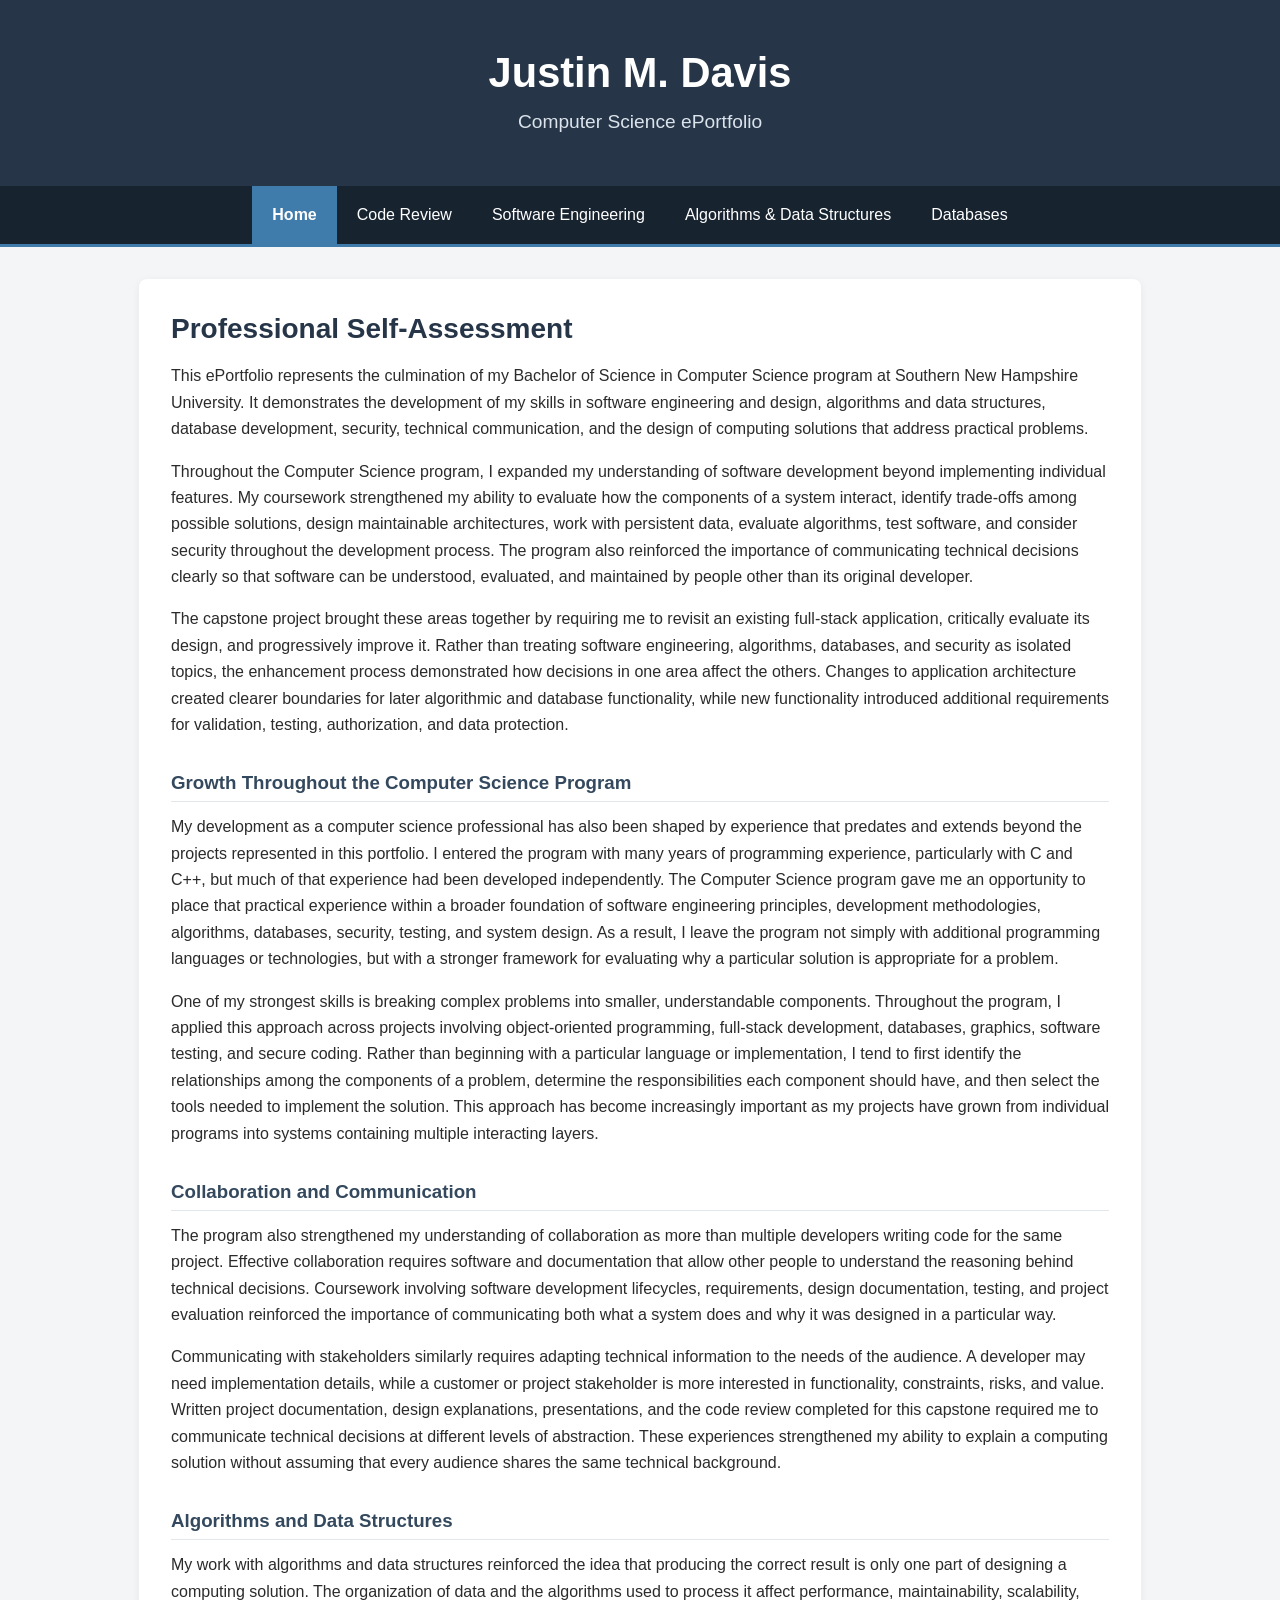
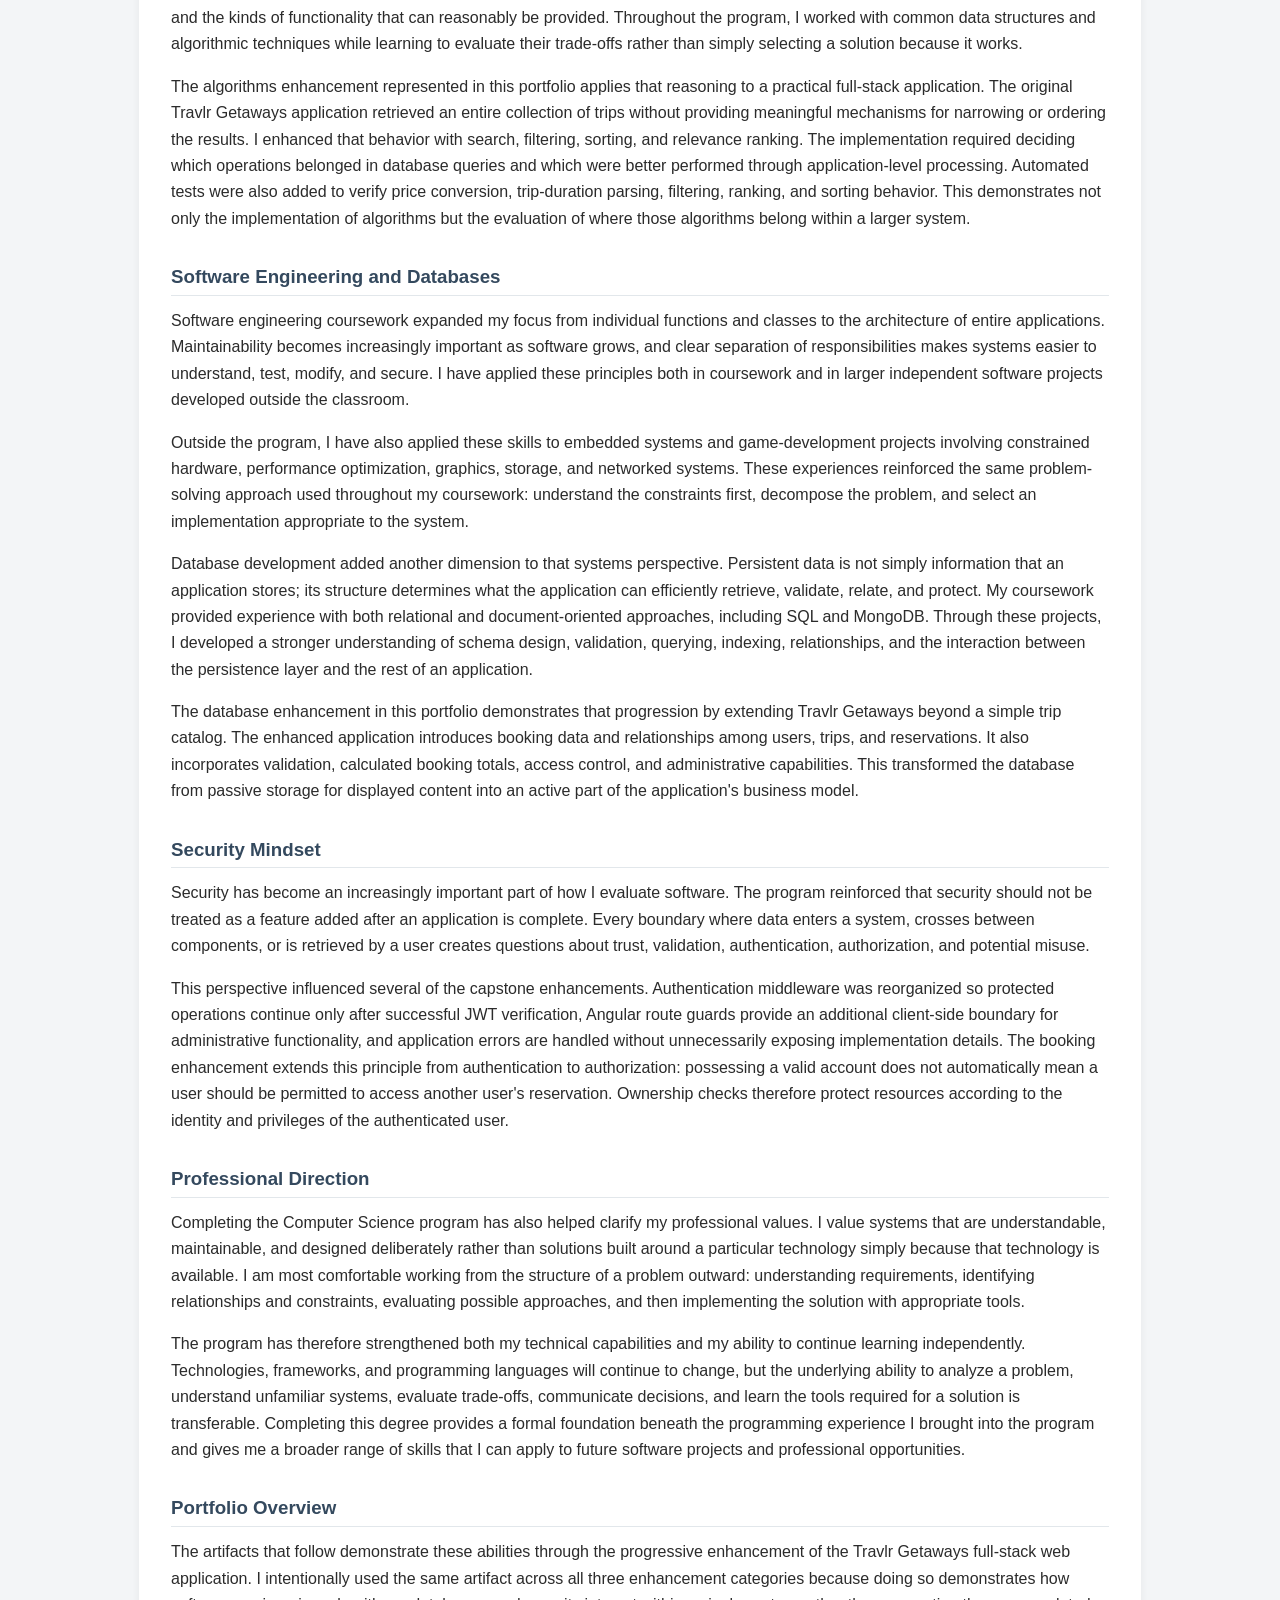
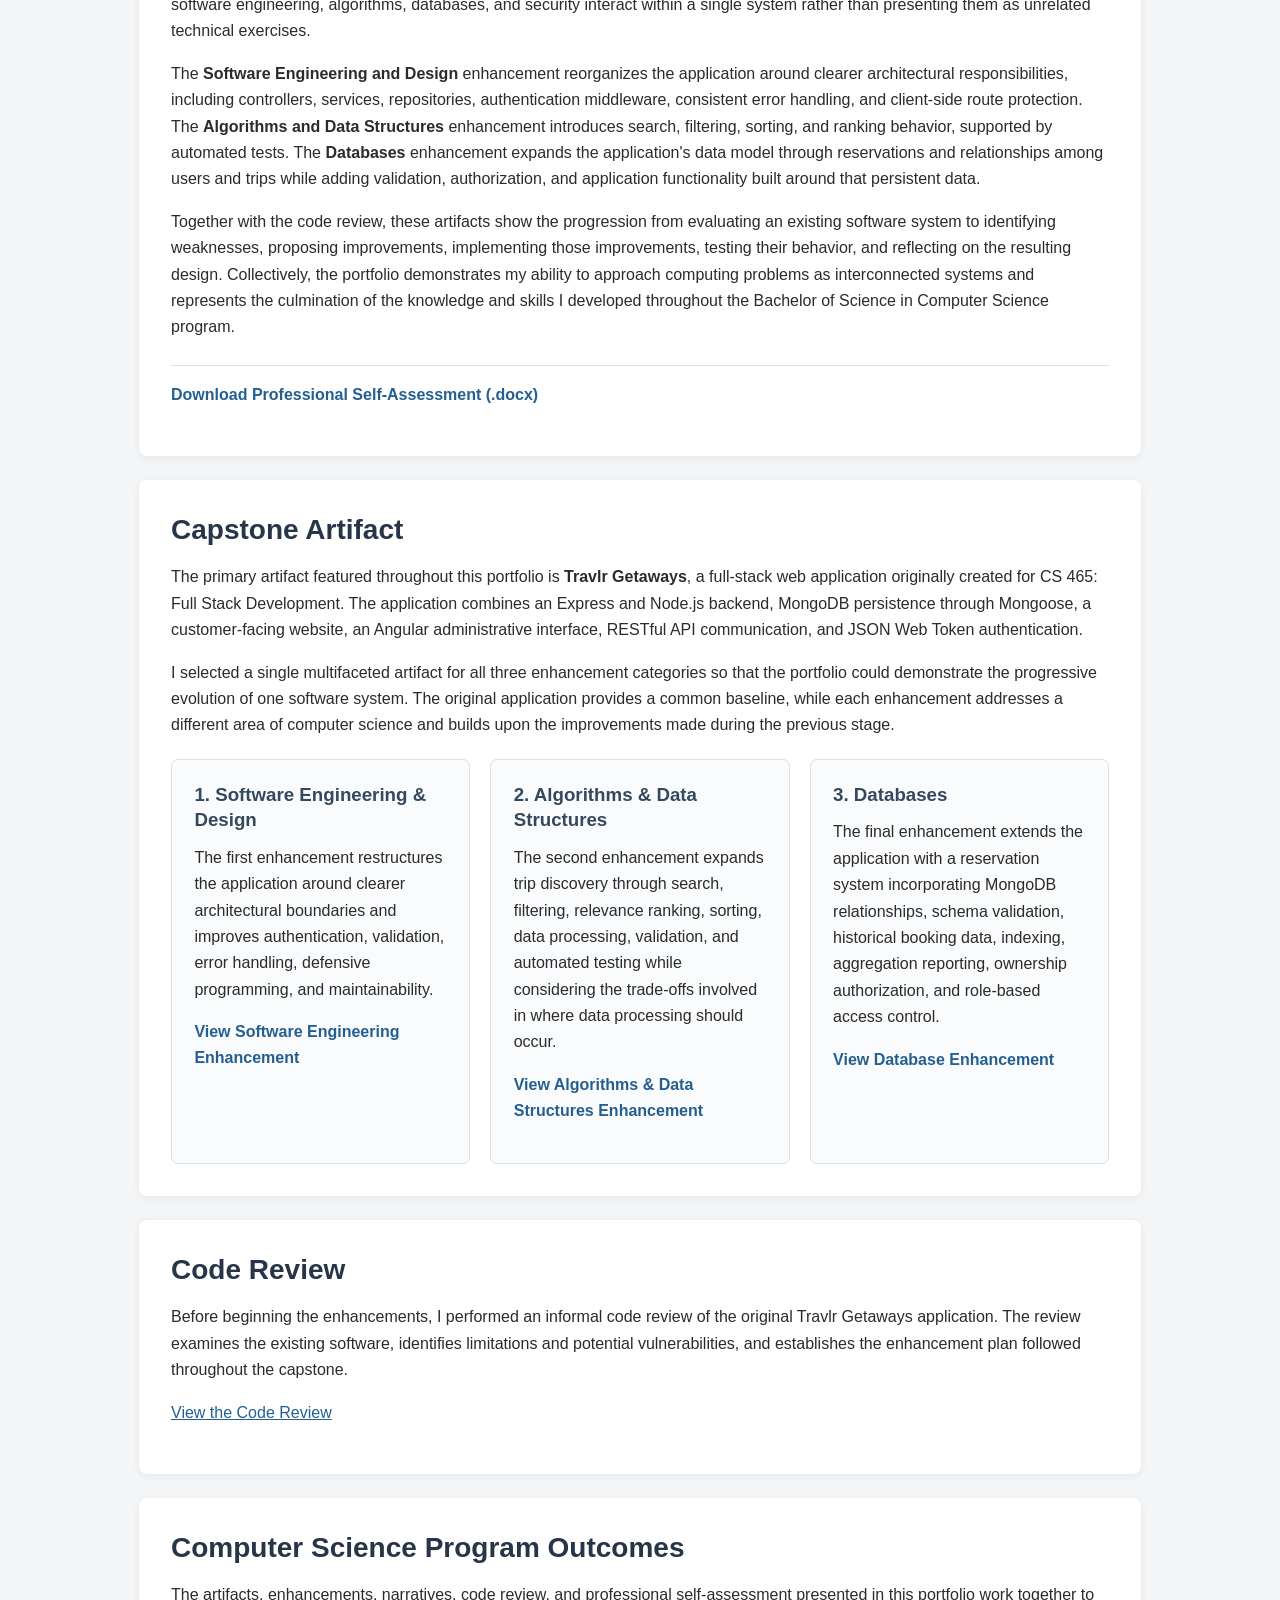
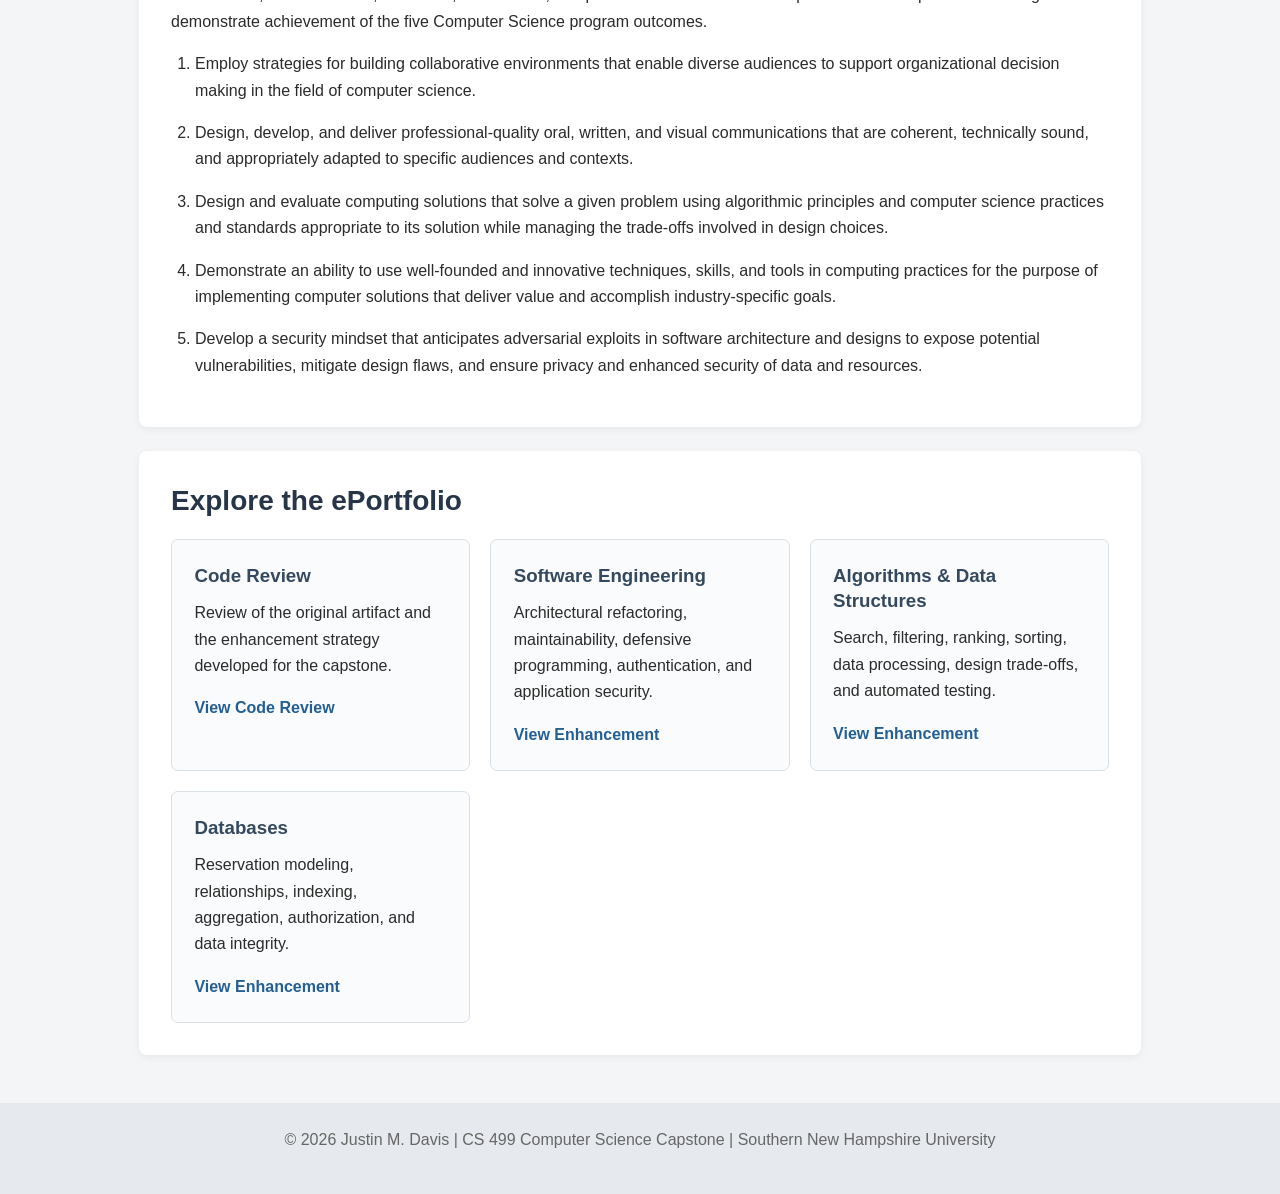
<file: index.html>
<!DOCTYPE html>
<html lang="en">
<head>
    <meta charset="UTF-8">
    <meta name="viewport" content="width=device-width, initial-scale=1.0">
    <meta
        name="description"
        content="Justin M. Davis Computer Science ePortfolio for the CS 499 Capstone at Southern New Hampshire University."
    >
    <title>Justin M. Davis | Computer Science ePortfolio</title>
    <link rel="stylesheet" href="style.css">
</head>

<body>
    <header>
        <h1>Justin M. Davis</h1>
        <p>Computer Science ePortfolio</p>
    </header>

    <nav aria-label="Main navigation">
        <a href="index.html" aria-current="page">Home</a>
        <a href="code-review.html">Code Review</a>
        <a href="software-engineering.html">Software Engineering</a>
        <a href="algorithms.html">Algorithms &amp; Data Structures</a>
        <a href="databases.html">Databases</a>
    </nav>

    <main>
        <section class="intro">
            <h2>Professional Self-Assessment</h2>

            <p>
                This ePortfolio represents the culmination of my Bachelor of
                Science in Computer Science program at Southern New Hampshire
                University. It demonstrates the development of my skills in
                software engineering and design, algorithms and data structures,
                database development, security, technical communication, and
                the design of computing solutions that address practical
                problems.
            </p>

            <p>
                Throughout the Computer Science program, I expanded my
                understanding of software development beyond implementing
                individual features. My coursework strengthened my ability to
                evaluate how the components of a system interact, identify
                trade-offs among possible solutions, design maintainable
                architectures, work with persistent data, evaluate algorithms,
                test software, and consider security throughout the development
                process. The program also reinforced the importance of
                communicating technical decisions clearly so that software can
                be understood, evaluated, and maintained by people other than
                its original developer.
            </p>

            <p>
                The capstone project brought these areas together by requiring
                me to revisit an existing full-stack application, critically
                evaluate its design, and progressively improve it. Rather than
                treating software engineering, algorithms, databases, and
                security as isolated topics, the enhancement process
                demonstrated how decisions in one area affect the others.
                Changes to application architecture created clearer boundaries
                for later algorithmic and database functionality, while new
                functionality introduced additional requirements for
                validation, testing, authorization, and data protection.
            </p>

            <h3>Growth Throughout the Computer Science Program</h3>

            <p>
                My development as a computer science professional has also been
                shaped by experience that predates and extends beyond the
                projects represented in this portfolio. I entered the program
                with many years of programming experience, particularly with
                C and C++, but much of that experience had been developed
                independently. The Computer Science program gave me an
                opportunity to place that practical experience within a broader
                foundation of software engineering principles, development
                methodologies, algorithms, databases, security, testing, and
                system design. As a result, I leave the program not simply with
                additional programming languages or technologies, but with a
                stronger framework for evaluating why a particular solution is
                appropriate for a problem.
            </p>

            <p>
                One of my strongest skills is breaking complex problems into
                smaller, understandable components. Throughout the program, I
                applied this approach across projects involving object-oriented
                programming, full-stack development, databases, graphics,
                software testing, and secure coding. Rather than beginning with
                a particular language or implementation, I tend to first
                identify the relationships among the components of a problem,
                determine the responsibilities each component should have, and
                then select the tools needed to implement the solution. This
                approach has become increasingly important as my projects have
                grown from individual programs into systems containing multiple
                interacting layers.
            </p>

            <h3>Collaboration and Communication</h3>

            <p>
                The program also strengthened my understanding of collaboration
                as more than multiple developers writing code for the same
                project. Effective collaboration requires software and
                documentation that allow other people to understand the
                reasoning behind technical decisions. Coursework involving
                software development lifecycles, requirements, design
                documentation, testing, and project evaluation reinforced the
                importance of communicating both what a system does and why it
                was designed in a particular way.
            </p>

            <p>
                Communicating with stakeholders similarly requires adapting
                technical information to the needs of the audience. A developer
                may need implementation details, while a customer or project
                stakeholder is more interested in functionality, constraints,
                risks, and value. Written project documentation, design
                explanations, presentations, and the code review completed for
                this capstone required me to communicate technical decisions at
                different levels of abstraction. These experiences strengthened
                my ability to explain a computing solution without assuming
                that every audience shares the same technical background.
            </p>

            <h3>Algorithms and Data Structures</h3>

            <p>
                My work with algorithms and data structures reinforced the idea
                that producing the correct result is only one part of designing
                a computing solution. The organization of data and the
                algorithms used to process it affect performance,
                maintainability, scalability, and the kinds of functionality
                that can reasonably be provided. Throughout the program, I
                worked with common data structures and algorithmic techniques
                while learning to evaluate their trade-offs rather than simply
                selecting a solution because it works.
            </p>

            <p>
                The algorithms enhancement represented in this portfolio
                applies that reasoning to a practical full-stack application.
                The original Travlr Getaways application retrieved an entire
                collection of trips without providing meaningful mechanisms for
                narrowing or ordering the results. I enhanced that behavior
                with search, filtering, sorting, and relevance ranking. The
                implementation required deciding which operations belonged in
                database queries and which were better performed through
                application-level processing. Automated tests were also added
                to verify price conversion, trip-duration parsing, filtering,
                ranking, and sorting behavior. This demonstrates not only the
                implementation of algorithms but the evaluation of where those
                algorithms belong within a larger system.
            </p>

            <h3>Software Engineering and Databases</h3>

            <p>
                Software engineering coursework expanded my focus from
                individual functions and classes to the architecture of entire
                applications. Maintainability becomes increasingly important
                as software grows, and clear separation of responsibilities
                makes systems easier to understand, test, modify, and secure.
                I have applied these principles both in coursework and in
                larger independent software projects developed outside the
                classroom.
            </p>

            <p>
                Outside the program, I have also applied these skills to embedded
                systems and game-development projects involving constrained hardware,
                performance optimization, graphics, storage, and networked systems.
                These experiences reinforced the same problem-solving approach used
                throughout my coursework: understand the constraints first, decompose
                the problem, and select an implementation appropriate to the system.
            </p>

            <p>
                Database development added another dimension to that systems
                perspective. Persistent data is not simply information that an
                application stores; its structure determines what the
                application can efficiently retrieve, validate, relate, and
                protect. My coursework provided experience with both relational
                and document-oriented approaches, including SQL and MongoDB.
                Through these projects, I developed a stronger understanding of
                schema design, validation, querying, indexing, relationships,
                and the interaction between the persistence layer and the rest
                of an application.
            </p>

            <p>
                The database enhancement in this portfolio demonstrates that
                progression by extending Travlr Getaways beyond a simple trip
                catalog. The enhanced application introduces booking data and
                relationships among users, trips, and reservations. It also
                incorporates validation, calculated booking totals, access
                control, and administrative capabilities. This transformed the
                database from passive storage for displayed content into an
                active part of the application's business model.
            </p>

            <h3>Security Mindset</h3>

            <p>
                Security has become an increasingly important part of how I
                evaluate software. The program reinforced that security should
                not be treated as a feature added after an application is
                complete. Every boundary where data enters a system, crosses
                between components, or is retrieved by a user creates questions
                about trust, validation, authentication, authorization, and
                potential misuse.
            </p>

            <p>
                This perspective influenced several of the capstone
                enhancements. Authentication middleware was reorganized so
                protected operations continue only after successful JWT
                verification, Angular route guards provide an additional
                client-side boundary for administrative functionality, and
                application errors are handled without unnecessarily exposing
                implementation details. The booking enhancement extends this
                principle from authentication to authorization: possessing a
                valid account does not automatically mean a user should be
                permitted to access another user's reservation. Ownership
                checks therefore protect resources according to the identity
                and privileges of the authenticated user.
            </p>

            <h3>Professional Direction</h3>

            <p>
                Completing the Computer Science program has also helped clarify
                my professional values. I value systems that are understandable,
                maintainable, and designed deliberately rather than solutions
                built around a particular technology simply because that
                technology is available. I am most comfortable working from the
                structure of a problem outward: understanding requirements,
                identifying relationships and constraints, evaluating possible
                approaches, and then implementing the solution with appropriate
                tools.
            </p>

            <p>
                The program has therefore strengthened both my technical
                capabilities and my ability to continue learning independently.
                Technologies, frameworks, and programming languages will
                continue to change, but the underlying ability to analyze a
                problem, understand unfamiliar systems, evaluate trade-offs,
                communicate decisions, and learn the tools required for a
                solution is transferable. Completing this degree provides a
                formal foundation beneath the programming experience I brought
                into the program and gives me a broader range of skills that I
                can apply to future software projects and professional
                opportunities.
            </p>

            <h3>Portfolio Overview</h3>

            <p>
                The artifacts that follow demonstrate these abilities through
                the progressive enhancement of the Travlr Getaways full-stack
                web application. I intentionally used the same artifact across
                all three enhancement categories because doing so demonstrates
                how software engineering, algorithms, databases, and security
                interact within a single system rather than presenting them as
                unrelated technical exercises.
            </p>

            <p>
                The <strong>Software Engineering and Design</strong>
                enhancement reorganizes the application around clearer
                architectural responsibilities, including controllers,
                services, repositories, authentication middleware, consistent
                error handling, and client-side route protection. The
                <strong>Algorithms and Data Structures</strong> enhancement
                introduces search, filtering, sorting, and ranking behavior,
                supported by automated tests. The
                <strong>Databases</strong> enhancement expands the application's
                data model through reservations and relationships among users
                and trips while adding validation, authorization, and
                application functionality built around that persistent data.
            </p>

            <p>
                Together with the code review, these artifacts show the
                progression from evaluating an existing software system to
                identifying weaknesses, proposing improvements, implementing
                those improvements, testing their behavior, and reflecting on
                the resulting design. Collectively, the portfolio demonstrates
                my ability to approach computing problems as interconnected
                systems and represents the culmination of the knowledge and
                skills I developed throughout the Bachelor of Science in
                Computer Science program.
            </p>
            <p class="document-link">
                <a href="documents/Professional_Self_Assessment.docx">
                    Download Professional Self-Assessment (.docx)
                </a>
            </p>
            
        </section>

        <section>
            <h2>Capstone Artifact</h2>

            <p>
                The primary artifact featured throughout this portfolio is
                <strong>Travlr Getaways</strong>, a full-stack web application
                originally created for CS 465: Full Stack Development. The
                application combines an Express and Node.js backend, MongoDB
                persistence through Mongoose, a customer-facing website, an
                Angular administrative interface, RESTful API communication,
                and JSON Web Token authentication.
            </p>

            <p>
                I selected a single multifaceted artifact for all three
                enhancement categories so that the portfolio could demonstrate
                the progressive evolution of one software system. The original
                application provides a common baseline, while each enhancement
                addresses a different area of computer science and builds upon
                the improvements made during the previous stage.
            </p>

            <div class="enhancement-flow">
                <article>
                    <h3>1. Software Engineering &amp; Design</h3>
                    <p>
                        The first enhancement restructures the application
                        around clearer architectural boundaries and improves
                        authentication, validation, error handling, defensive
                        programming, and maintainability.
                    </p>
                    <p>
                        <a href="software-engineering.html">
                            View Software Engineering Enhancement
                        </a>
                    </p>
                </article>

                <article>
                    <h3>2. Algorithms &amp; Data Structures</h3>
                    <p>
                        The second enhancement expands trip discovery through
                        search, filtering, relevance ranking, sorting, data
                        processing, validation, and automated testing while
                        considering the trade-offs involved in where data
                        processing should occur.
                    </p>
                    <p>
                        <a href="algorithms.html">
                            View Algorithms &amp; Data Structures Enhancement
                        </a>
                    </p>
                </article>

                <article>
                    <h3>3. Databases</h3>
                    <p>
                        The final enhancement extends the application with a
                        reservation system incorporating MongoDB relationships,
                        schema validation, historical booking data, indexing,
                        aggregation reporting, ownership authorization, and
                        role-based access control.
                    </p>
                    <p>
                        <a href="databases.html">
                            View Database Enhancement
                        </a>
                    </p>
                </article>
            </div>
        </section>

        <section>
            <h2>Code Review</h2>

            <p>
                Before beginning the enhancements, I performed an informal code
                review of the original Travlr Getaways application. The review
                examines the existing software, identifies limitations and
                potential vulnerabilities, and establishes the enhancement plan
                followed throughout the capstone.
            </p>

            <p>
                <a href="code-review.html">View the Code Review</a>
            </p>
        </section>

        <section>
            <h2>Computer Science Program Outcomes</h2>

            <p>
                The artifacts, enhancements, narratives, code review, and
                professional self-assessment presented in this portfolio work
                together to demonstrate achievement of the five Computer
                Science program outcomes.
            </p>

            <ol class="outcomes">
                <li>
                    Employ strategies for building collaborative environments
                    that enable diverse audiences to support organizational
                    decision making in the field of computer science.
                </li>

                <li>
                    Design, develop, and deliver professional-quality oral,
                    written, and visual communications that are coherent,
                    technically sound, and appropriately adapted to specific
                    audiences and contexts.
                </li>

                <li>
                    Design and evaluate computing solutions that solve a given
                    problem using algorithmic principles and computer science
                    practices and standards appropriate to its solution while
                    managing the trade-offs involved in design choices.
                </li>

                <li>
                    Demonstrate an ability to use well-founded and innovative
                    techniques, skills, and tools in computing practices for
                    the purpose of implementing computer solutions that deliver
                    value and accomplish industry-specific goals.
                </li>

                <li>
                    Develop a security mindset that anticipates adversarial
                    exploits in software architecture and designs to expose
                    potential vulnerabilities, mitigate design flaws, and
                    ensure privacy and enhanced security of data and resources.
                </li>
            </ol>
        </section>

        <section>
            <h2>Explore the ePortfolio</h2>

            <div class="portfolio-links">
                <article>
                    <h3>Code Review</h3>
                    <p>
                        Review of the original artifact and the enhancement
                        strategy developed for the capstone.
                    </p>
                    <a href="code-review.html">View Code Review</a>
                </article>

                <article>
                    <h3>Software Engineering</h3>
                    <p>
                        Architectural refactoring, maintainability, defensive
                        programming, authentication, and application security.
                    </p>
                    <a href="software-engineering.html">
                        View Enhancement
                    </a>
                </article>

                <article>
                    <h3>Algorithms &amp; Data Structures</h3>
                    <p>
                        Search, filtering, ranking, sorting, data processing,
                        design trade-offs, and automated testing.
                    </p>
                    <a href="algorithms.html">View Enhancement</a>
                </article>

                <article>
                    <h3>Databases</h3>
                    <p>
                        Reservation modeling, relationships, indexing,
                        aggregation, authorization, and data integrity.
                    </p>
                    <a href="databases.html">View Enhancement</a>
                </article>
            </div>
        </section>
    </main>

    <footer>
        <p>
            &copy; 2026 Justin M. Davis |
            CS 499 Computer Science Capstone |
            Southern New Hampshire University
        </p>
    </footer>
</body>
</html>
</file>
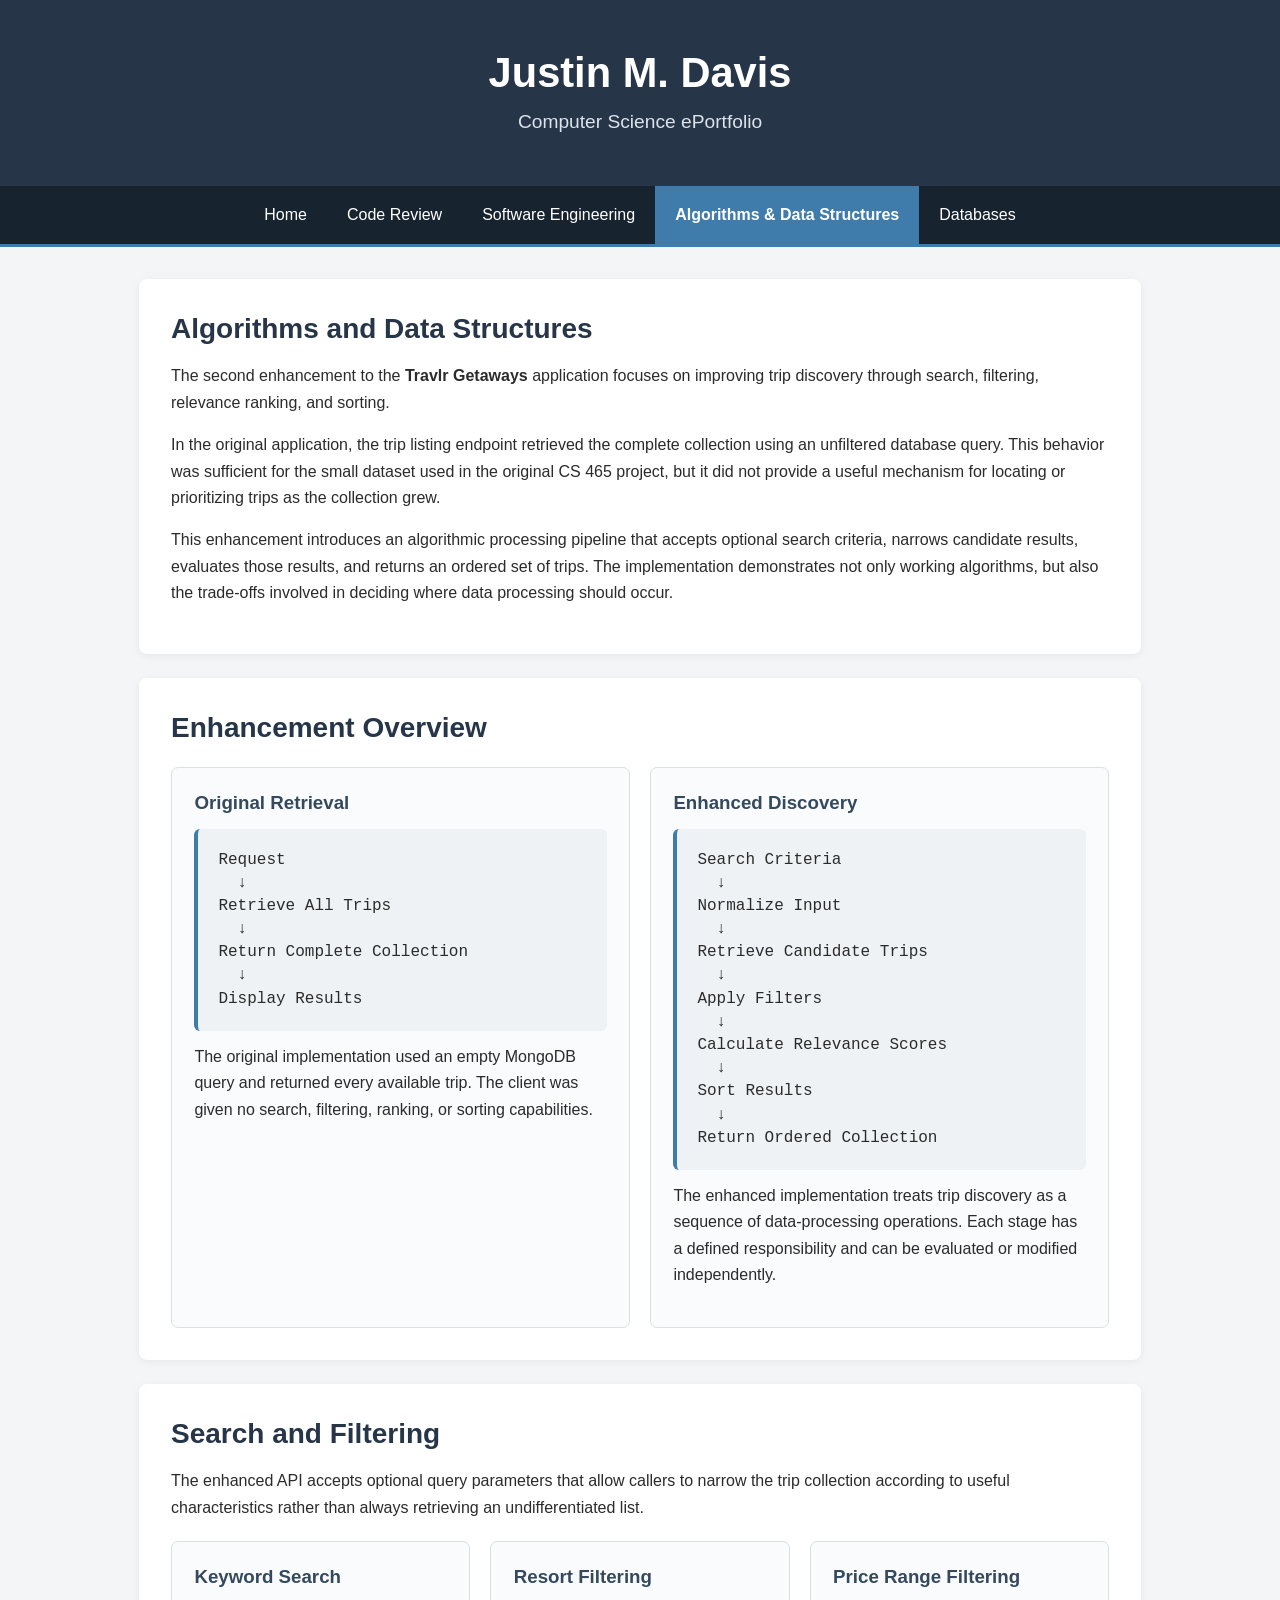
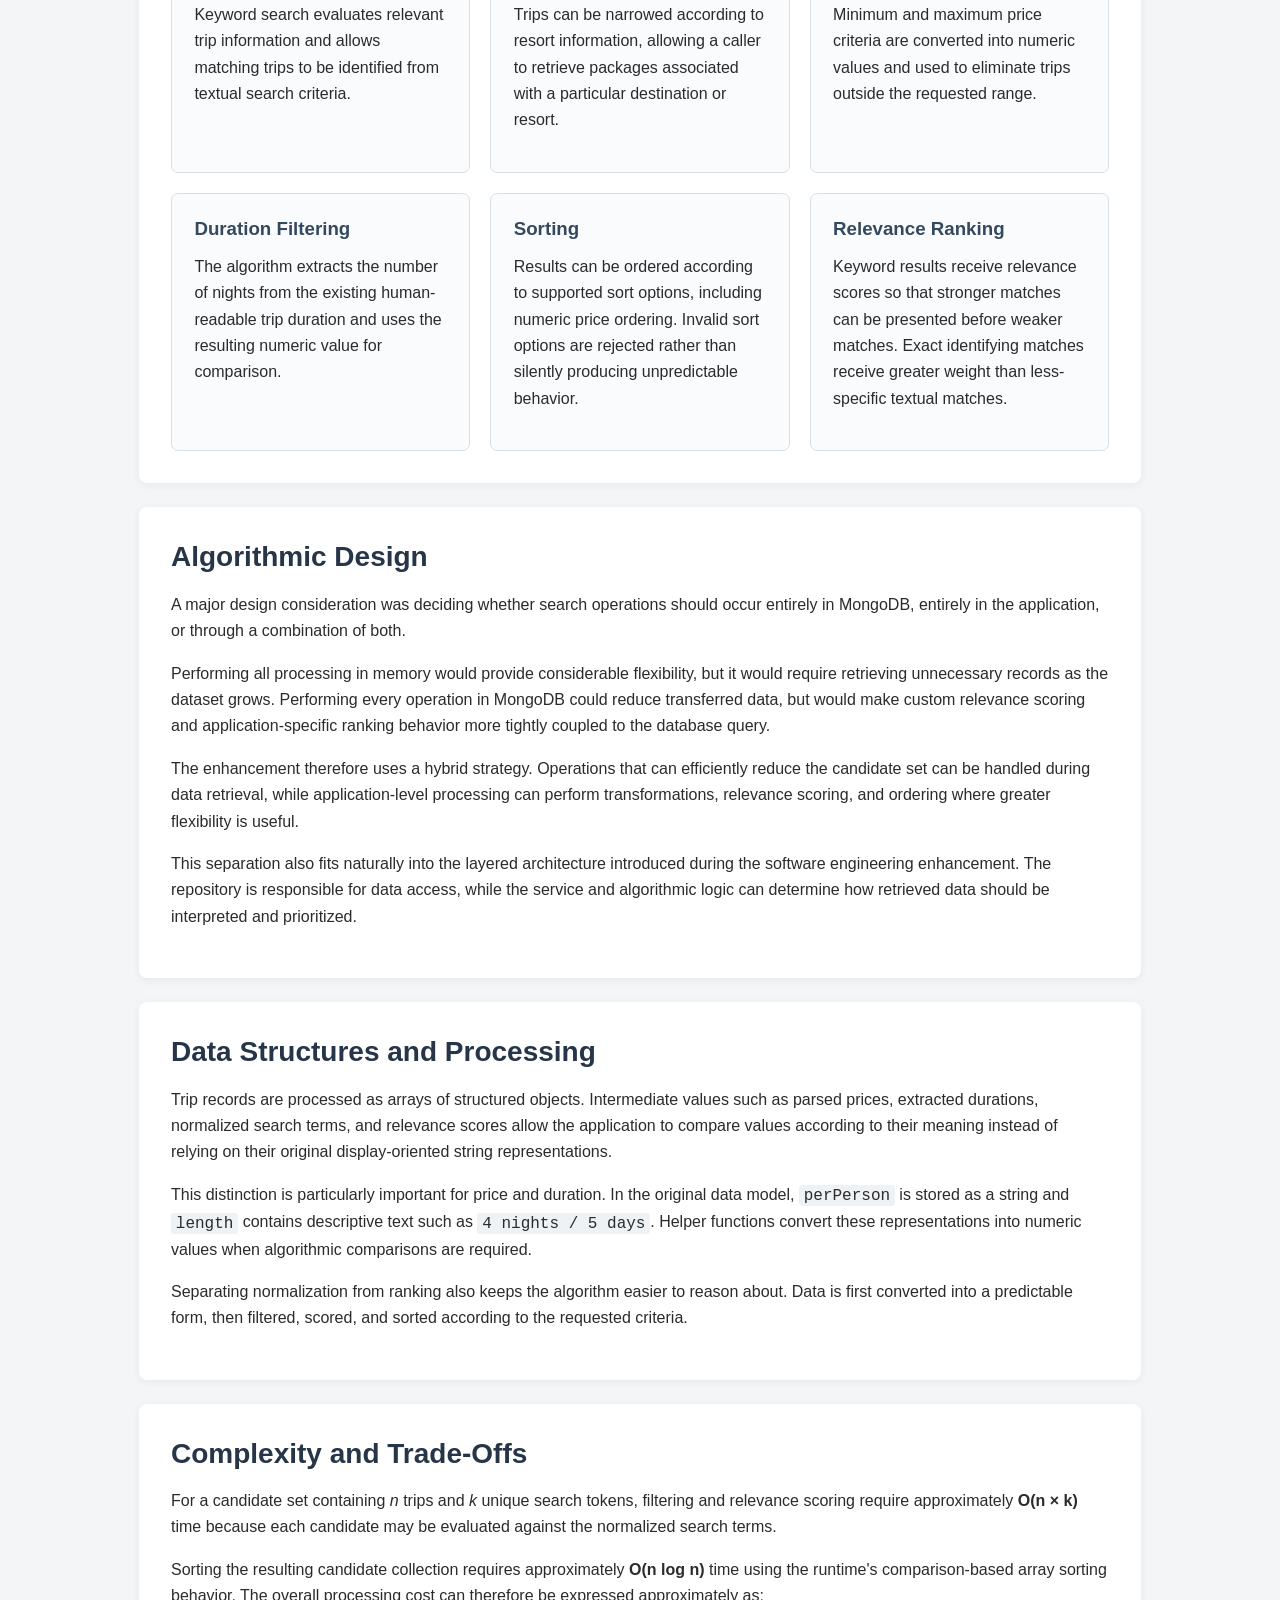
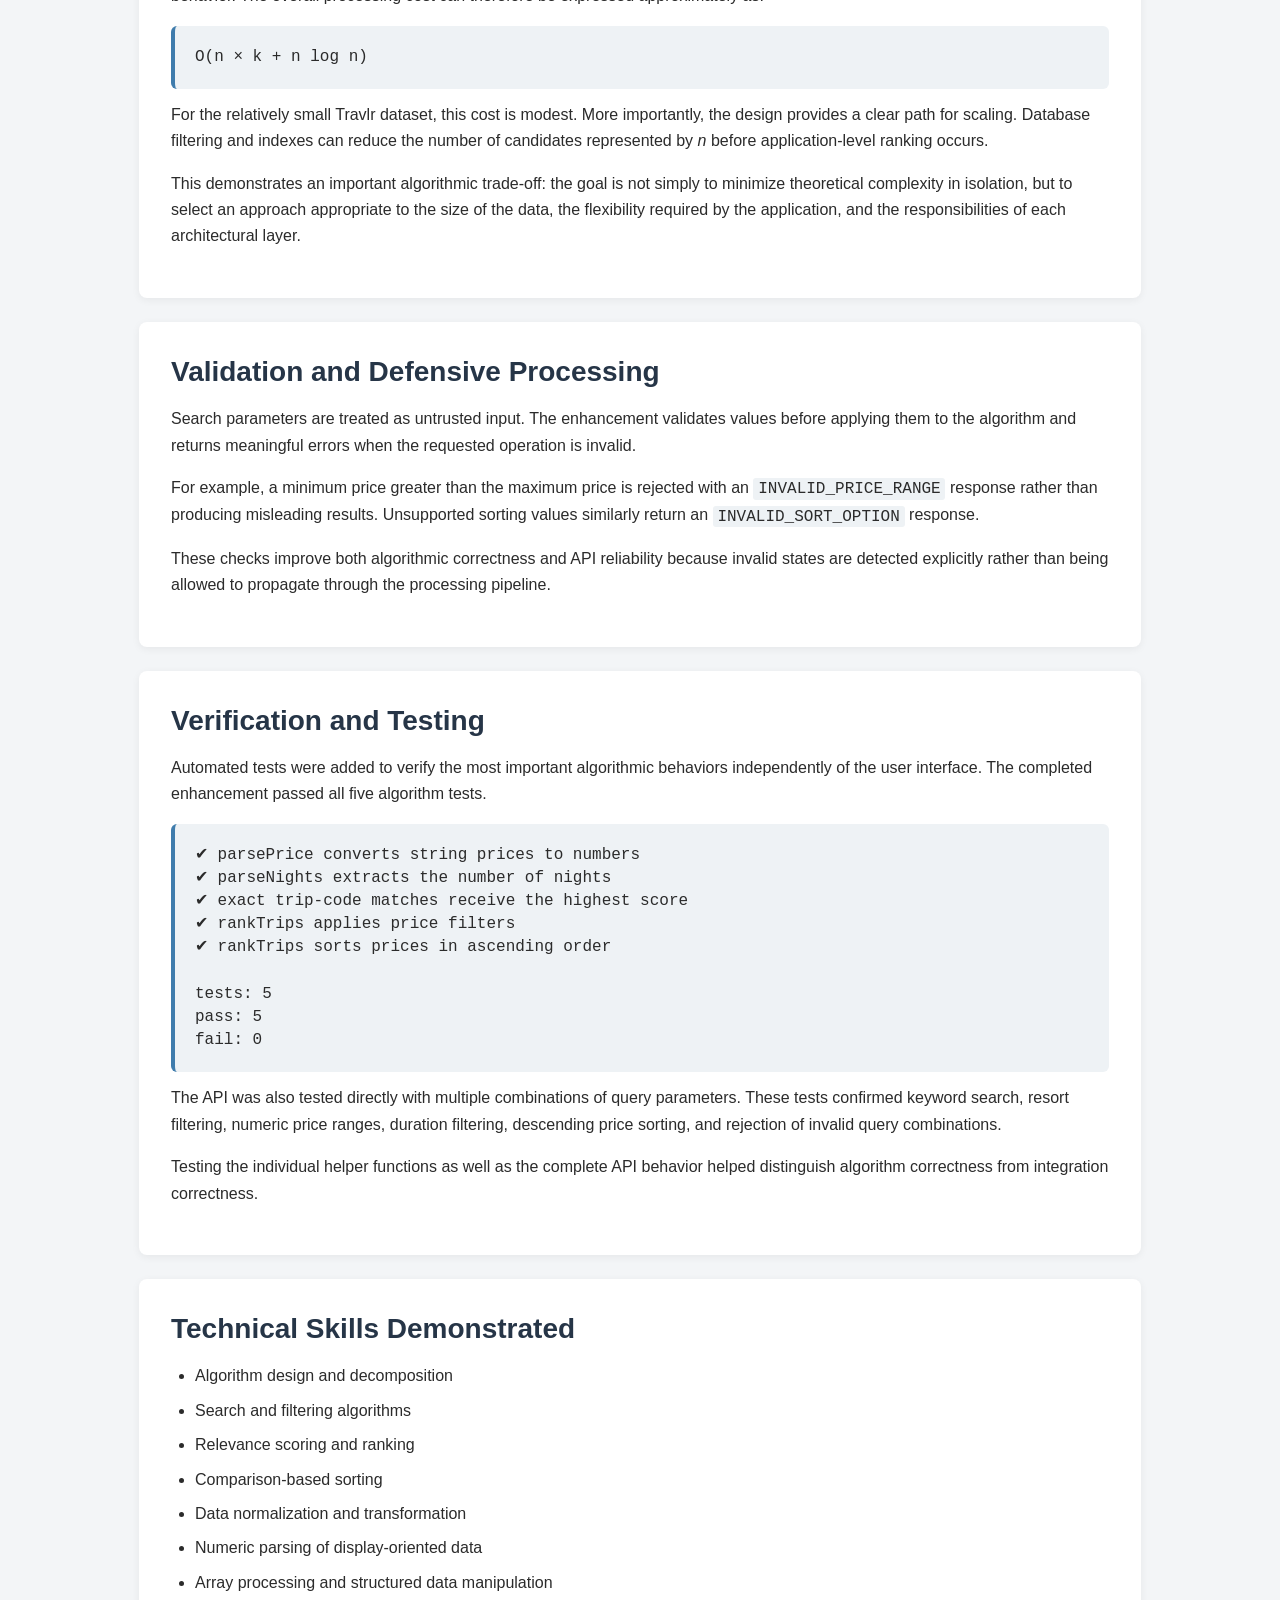
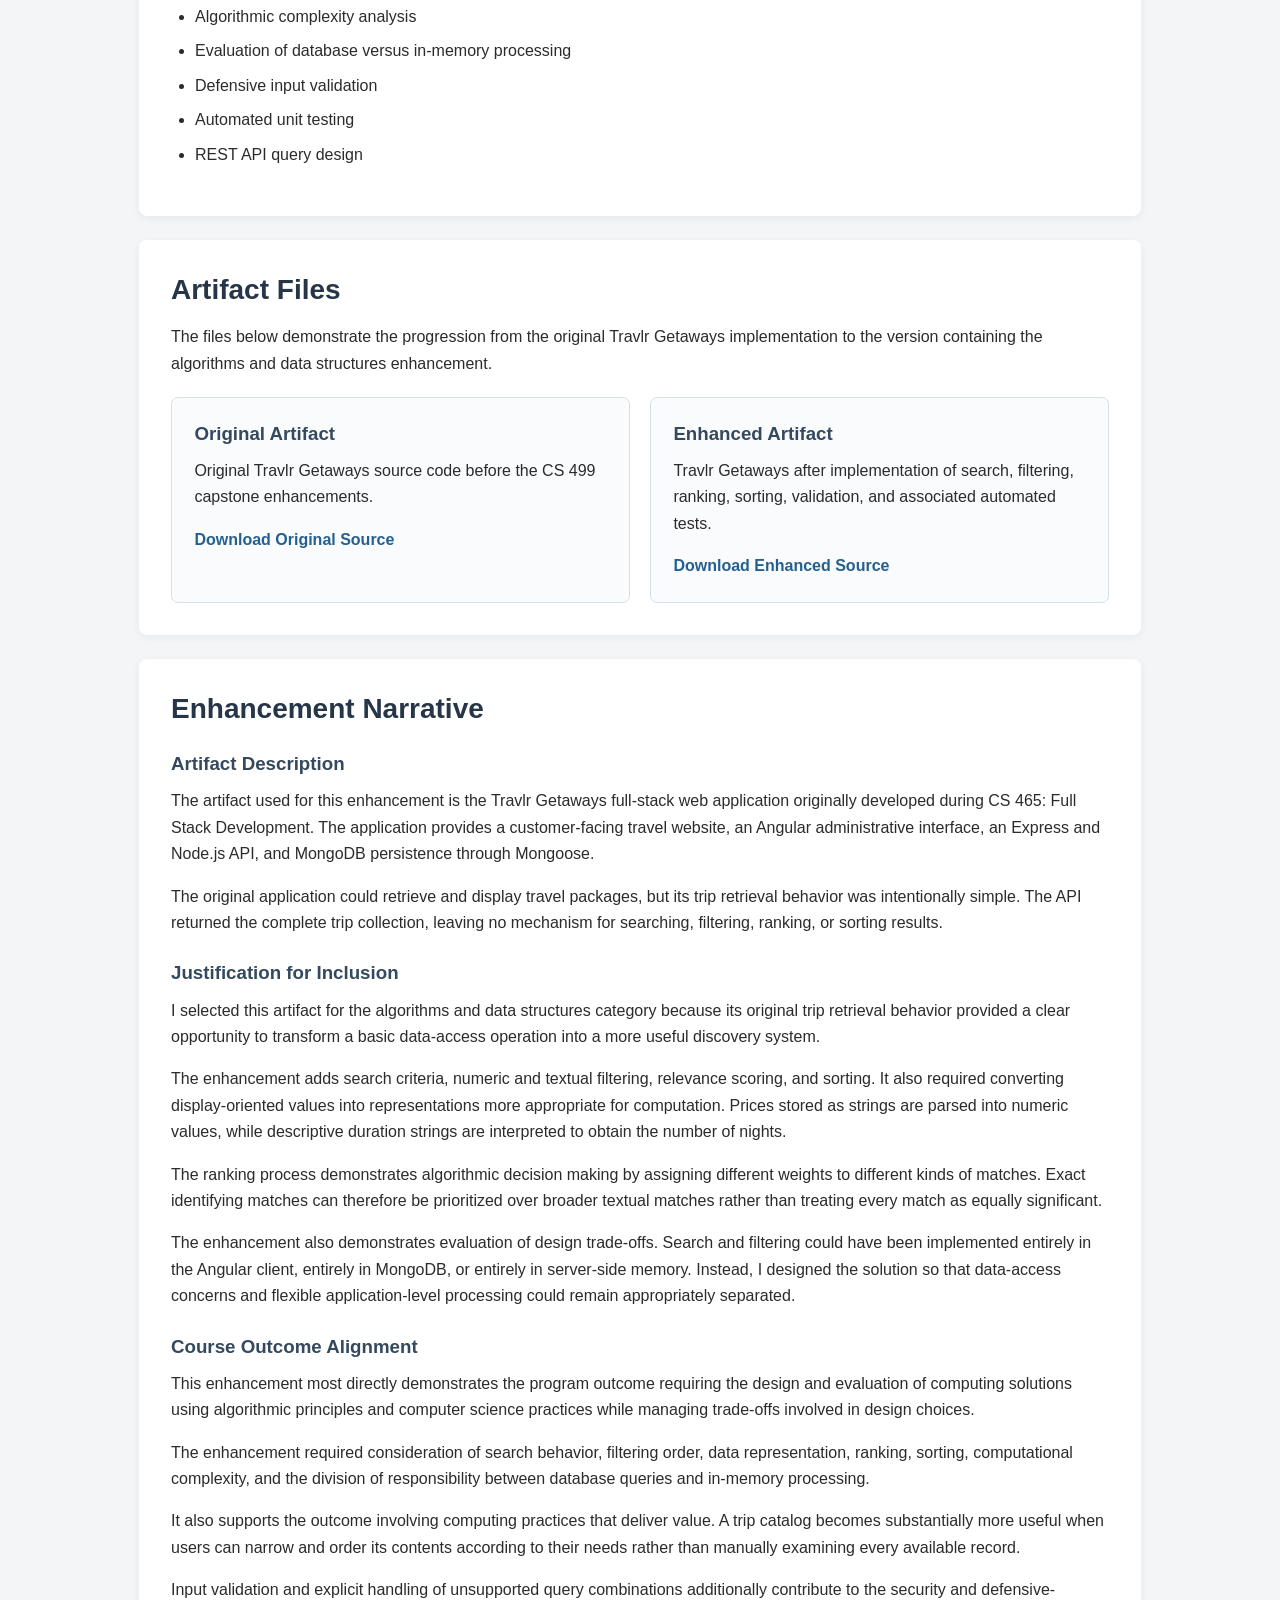
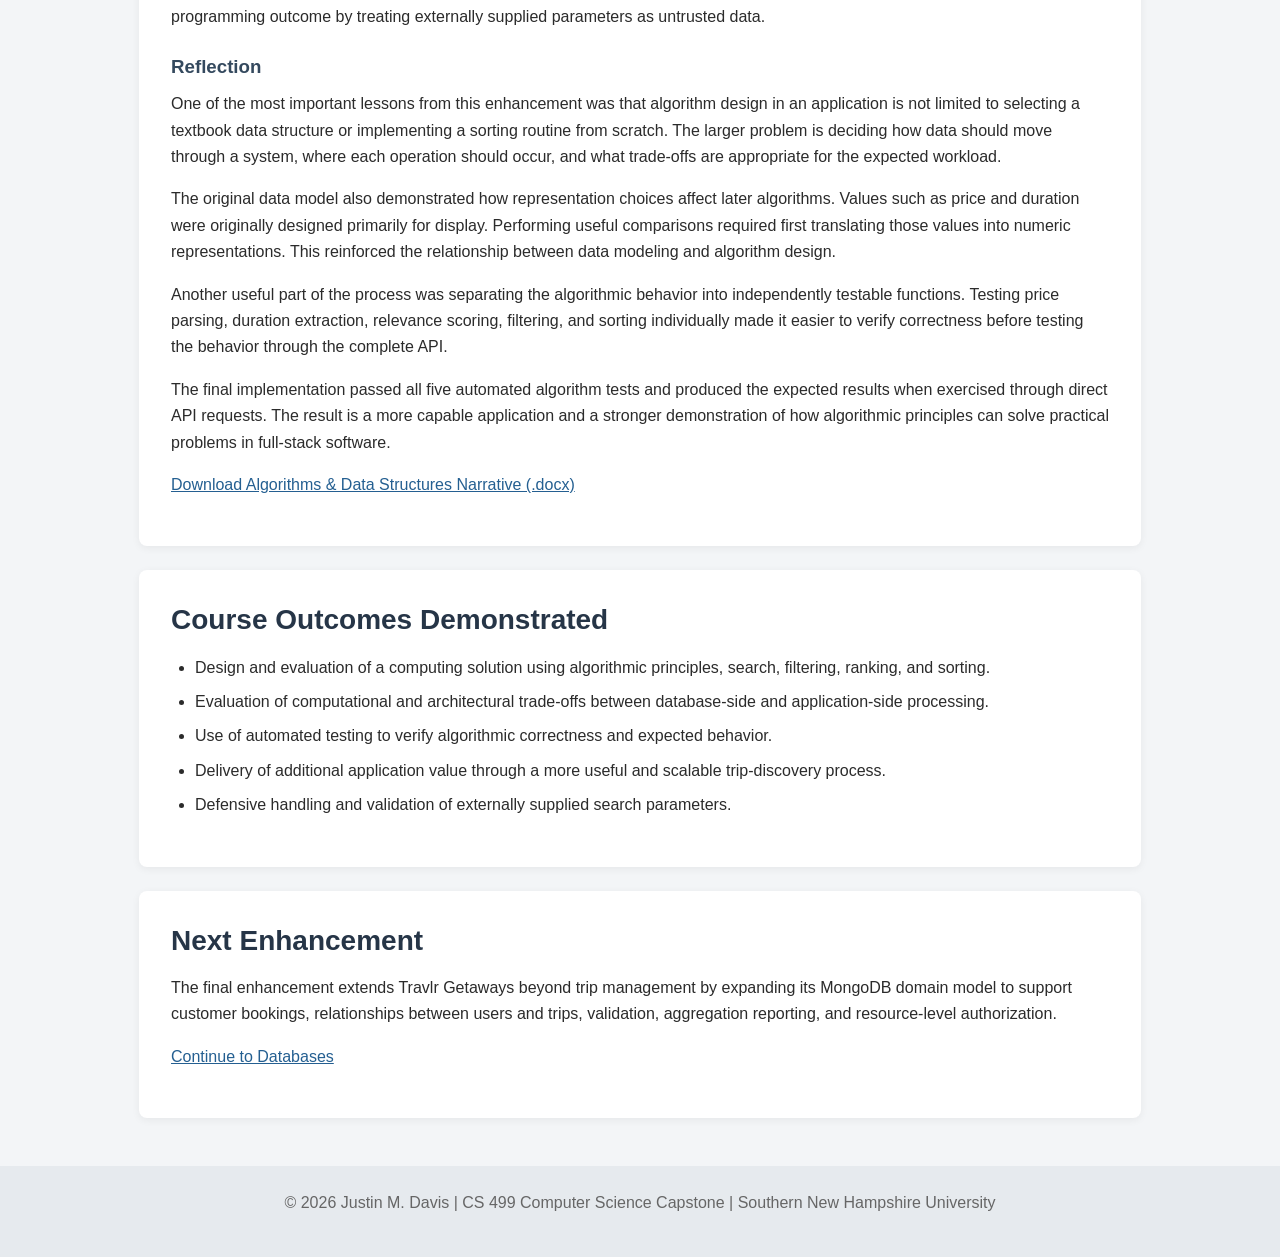
<file: algorithms.html>
<!DOCTYPE html>
<html lang="en">
<head>
    <meta charset="UTF-8">
    <meta name="viewport" content="width=device-width, initial-scale=1.0">
    <meta
        name="description"
        content="Algorithms and data structures enhancement of the Travlr Getaways full-stack application for the CS 499 Computer Science Capstone."
    >
    <title>Algorithms and Data Structures | Justin M. Davis</title>
    <link rel="stylesheet" href="style.css">
</head>

<body>
    <header>
        <h1>Justin M. Davis</h1>
        <p>Computer Science ePortfolio</p>
    </header>

    <nav aria-label="Main navigation">
        <a href="index.html">Home</a>
        <a href="code-review.html">Code Review</a>
        <a href="software-engineering.html">Software Engineering</a>
        <a href="algorithms.html" aria-current="page">
            Algorithms &amp; Data Structures
        </a>
        <a href="databases.html">Databases</a>
    </nav>

    <main>
        <section>
            <h2>Algorithms and Data Structures</h2>

            <p>
                The second enhancement to the
                <strong>Travlr Getaways</strong> application focuses on
                improving trip discovery through search, filtering, relevance
                ranking, and sorting.
            </p>

            <p>
                In the original application, the trip listing endpoint
                retrieved the complete collection using an unfiltered database
                query. This behavior was sufficient for the small dataset used
                in the original CS 465 project, but it did not provide a useful
                mechanism for locating or prioritizing trips as the collection
                grew.
            </p>

            <p>
                This enhancement introduces an algorithmic processing pipeline
                that accepts optional search criteria, narrows candidate
                results, evaluates those results, and returns an ordered set of
                trips. The implementation demonstrates not only working
                algorithms, but also the trade-offs involved in deciding where
                data processing should occur.
            </p>
        </section>

        <section>
            <h2>Enhancement Overview</h2>

            <div class="architecture-comparison">
                <article>
                    <h3>Original Retrieval</h3>

                    <pre><code>Request
  ↓
Retrieve All Trips
  ↓
Return Complete Collection
  ↓
Display Results</code></pre>

                    <p>
                        The original implementation used an empty MongoDB query
                        and returned every available trip. The client was given
                        no search, filtering, ranking, or sorting capabilities.
                    </p>
                </article>

                <article>
                    <h3>Enhanced Discovery</h3>

                    <pre><code>Search Criteria
  ↓
Normalize Input
  ↓
Retrieve Candidate Trips
  ↓
Apply Filters
  ↓
Calculate Relevance Scores
  ↓
Sort Results
  ↓
Return Ordered Collection</code></pre>

                    <p>
                        The enhanced implementation treats trip discovery as a
                        sequence of data-processing operations. Each stage has
                        a defined responsibility and can be evaluated or
                        modified independently.
                    </p>
                </article>
            </div>
        </section>

        <section>
            <h2>Search and Filtering</h2>

            <p>
                The enhanced API accepts optional query parameters that allow
                callers to narrow the trip collection according to useful
                characteristics rather than always retrieving an undifferentiated
                list.
            </p>

            <div class="portfolio-links">
                <article>
                    <h3>Keyword Search</h3>

                    <p>
                        Keyword search evaluates relevant trip information and
                        allows matching trips to be identified from textual
                        search criteria.
                    </p>
                </article>

                <article>
                    <h3>Resort Filtering</h3>

                    <p>
                        Trips can be narrowed according to resort information,
                        allowing a caller to retrieve packages associated with
                        a particular destination or resort.
                    </p>
                </article>

                <article>
                    <h3>Price Range Filtering</h3>

                    <p>
                        Minimum and maximum price criteria are converted into
                        numeric values and used to eliminate trips outside the
                        requested range.
                    </p>
                </article>

                <article>
                    <h3>Duration Filtering</h3>

                    <p>
                        The algorithm extracts the number of nights from the
                        existing human-readable trip duration and uses the
                        resulting numeric value for comparison.
                    </p>
                </article>

                <article>
                    <h3>Sorting</h3>

                    <p>
                        Results can be ordered according to supported sort
                        options, including numeric price ordering. Invalid sort
                        options are rejected rather than silently producing
                        unpredictable behavior.
                    </p>
                </article>

                <article>
                    <h3>Relevance Ranking</h3>

                    <p>
                        Keyword results receive relevance scores so that
                        stronger matches can be presented before weaker
                        matches. Exact identifying matches receive greater
                        weight than less-specific textual matches.
                    </p>
                </article>
            </div>
        </section>

        <section>
            <h2>Algorithmic Design</h2>

            <p>
                A major design consideration was deciding whether search
                operations should occur entirely in MongoDB, entirely in the
                application, or through a combination of both.
            </p>

            <p>
                Performing all processing in memory would provide considerable
                flexibility, but it would require retrieving unnecessary
                records as the dataset grows. Performing every operation in
                MongoDB could reduce transferred data, but would make custom
                relevance scoring and application-specific ranking behavior
                more tightly coupled to the database query.
            </p>

            <p>
                The enhancement therefore uses a hybrid strategy. Operations
                that can efficiently reduce the candidate set can be handled
                during data retrieval, while application-level processing can
                perform transformations, relevance scoring, and ordering where
                greater flexibility is useful.
            </p>

            <p>
                This separation also fits naturally into the layered
                architecture introduced during the software engineering
                enhancement. The repository is responsible for data access,
                while the service and algorithmic logic can determine how
                retrieved data should be interpreted and prioritized.
            </p>
        </section>

        <section>
            <h2>Data Structures and Processing</h2>

            <p>
                Trip records are processed as arrays of structured objects.
                Intermediate values such as parsed prices, extracted durations,
                normalized search terms, and relevance scores allow the
                application to compare values according to their meaning
                instead of relying on their original display-oriented string
                representations.
            </p>

            <p>
                This distinction is particularly important for price and
                duration. In the original data model,
                <code>perPerson</code> is stored as a string and
                <code>length</code> contains descriptive text such as
                <code>4 nights / 5 days</code>. Helper functions convert these
                representations into numeric values when algorithmic
                comparisons are required.
            </p>

            <p>
                Separating normalization from ranking also keeps the algorithm
                easier to reason about. Data is first converted into a
                predictable form, then filtered, scored, and sorted according
                to the requested criteria.
            </p>
        </section>

        <section>
            <h2>Complexity and Trade-Offs</h2>

            <p>
                For a candidate set containing <em>n</em> trips and
                <em>k</em> unique search tokens, filtering and relevance
                scoring require approximately
                <strong>O(n &times; k)</strong> time because each candidate may
                be evaluated against the normalized search terms.
            </p>

            <p>
                Sorting the resulting candidate collection requires
                approximately <strong>O(n log n)</strong> time using the
                runtime's comparison-based array sorting behavior. The overall
                processing cost can therefore be expressed approximately as:
            </p>

            <pre><code>O(n × k + n log n)</code></pre>

            <p>
                For the relatively small Travlr dataset, this cost is modest.
                More importantly, the design provides a clear path for scaling.
                Database filtering and indexes can reduce the number of
                candidates represented by <em>n</em> before application-level
                ranking occurs.
            </p>

            <p>
                This demonstrates an important algorithmic trade-off: the goal
                is not simply to minimize theoretical complexity in isolation,
                but to select an approach appropriate to the size of the data,
                the flexibility required by the application, and the
                responsibilities of each architectural layer.
            </p>
        </section>

        <section>
            <h2>Validation and Defensive Processing</h2>

            <p>
                Search parameters are treated as untrusted input. The
                enhancement validates values before applying them to the
                algorithm and returns meaningful errors when the requested
                operation is invalid.
            </p>

            <p>
                For example, a minimum price greater than the maximum price is
                rejected with an <code>INVALID_PRICE_RANGE</code> response
                rather than producing misleading results. Unsupported sorting
                values similarly return an
                <code>INVALID_SORT_OPTION</code> response.
            </p>

            <p>
                These checks improve both algorithmic correctness and API
                reliability because invalid states are detected explicitly
                rather than being allowed to propagate through the processing
                pipeline.
            </p>
        </section>

        <section>
            <h2>Verification and Testing</h2>

            <p>
                Automated tests were added to verify the most important
                algorithmic behaviors independently of the user interface.
                The completed enhancement passed all five algorithm tests.
            </p>

            <pre><code>✔ parsePrice converts string prices to numbers
✔ parseNights extracts the number of nights
✔ exact trip-code matches receive the highest score
✔ rankTrips applies price filters
✔ rankTrips sorts prices in ascending order

tests: 5
pass: 5
fail: 0</code></pre>

            <p>
                The API was also tested directly with multiple combinations of
                query parameters. These tests confirmed keyword search, resort
                filtering, numeric price ranges, duration filtering, descending
                price sorting, and rejection of invalid query combinations.
            </p>

            <p>
                Testing the individual helper functions as well as the complete
                API behavior helped distinguish algorithm correctness from
                integration correctness.
            </p>
        </section>

        <section>
            <h2>Technical Skills Demonstrated</h2>

            <ul>
                <li>Algorithm design and decomposition</li>
                <li>Search and filtering algorithms</li>
                <li>Relevance scoring and ranking</li>
                <li>Comparison-based sorting</li>
                <li>Data normalization and transformation</li>
                <li>Numeric parsing of display-oriented data</li>
                <li>Array processing and structured data manipulation</li>
                <li>Algorithmic complexity analysis</li>
                <li>Evaluation of database versus in-memory processing</li>
                <li>Defensive input validation</li>
                <li>Automated unit testing</li>
                <li>REST API query design</li>
            </ul>
        </section>

        <section>
            <h2>Artifact Files</h2>

            <p>
                The files below demonstrate the progression from the original
                Travlr Getaways implementation to the version containing the
                algorithms and data structures enhancement.
            </p>

            <div class="artifact-links">
                <article>
                    <h3>Original Artifact</h3>

                    <p>
                        Original Travlr Getaways source code before the CS 499
                        capstone enhancements.
                    </p>

                    <!-- Update the href to match the final repository path. -->
                    <a href="artifacts/original/CS465_Travlr_Getaways_Original.zip">
                        Download Original Source
                    </a>
                </article>

                <article>
                    <h3>Enhanced Artifact</h3>

                    <p>
                        Travlr Getaways after implementation of search,
                        filtering, ranking, sorting, validation, and associated
                        automated tests.
                    </p>

                    <!-- Update the href to match the final repository path. -->
                    <a href="artifacts/algorithms/Travlr_Getaways_Algorithms.zip">
                        Download Enhanced Source
                    </a>
                </article>
            </div>
        </section>

        <section>
            <h2>Enhancement Narrative</h2>

            <h3>Artifact Description</h3>

            <p>
                The artifact used for this enhancement is the Travlr Getaways
                full-stack web application originally developed during
                CS 465: Full Stack Development. The application provides a
                customer-facing travel website, an Angular administrative
                interface, an Express and Node.js API, and MongoDB persistence
                through Mongoose.
            </p>

            <p>
                The original application could retrieve and display travel
                packages, but its trip retrieval behavior was intentionally
                simple. The API returned the complete trip collection, leaving
                no mechanism for searching, filtering, ranking, or sorting
                results.
            </p>

            <h3>Justification for Inclusion</h3>

            <p>
                I selected this artifact for the algorithms and data structures
                category because its original trip retrieval behavior provided
                a clear opportunity to transform a basic data-access operation
                into a more useful discovery system.
            </p>

            <p>
                The enhancement adds search criteria, numeric and textual
                filtering, relevance scoring, and sorting. It also required
                converting display-oriented values into representations more
                appropriate for computation. Prices stored as strings are
                parsed into numeric values, while descriptive duration strings
                are interpreted to obtain the number of nights.
            </p>

            <p>
                The ranking process demonstrates algorithmic decision making by
                assigning different weights to different kinds of matches.
                Exact identifying matches can therefore be prioritized over
                broader textual matches rather than treating every match as
                equally significant.
            </p>

            <p>
                The enhancement also demonstrates evaluation of design
                trade-offs. Search and filtering could have been implemented
                entirely in the Angular client, entirely in MongoDB, or
                entirely in server-side memory. Instead, I designed the
                solution so that data-access concerns and flexible
                application-level processing could remain appropriately
                separated.
            </p>

            <h3>Course Outcome Alignment</h3>

            <p>
                This enhancement most directly demonstrates the program outcome
                requiring the design and evaluation of computing solutions
                using algorithmic principles and computer science practices
                while managing trade-offs involved in design choices.
            </p>

            <p>
                The enhancement required consideration of search behavior,
                filtering order, data representation, ranking, sorting,
                computational complexity, and the division of responsibility
                between database queries and in-memory processing.
            </p>

            <p>
                It also supports the outcome involving computing practices that
                deliver value. A trip catalog becomes substantially more useful
                when users can narrow and order its contents according to their
                needs rather than manually examining every available record.
            </p>

            <p>
                Input validation and explicit handling of unsupported query
                combinations additionally contribute to the security and
                defensive-programming outcome by treating externally supplied
                parameters as untrusted data.
            </p>

            <h3>Reflection</h3>

            <p>
                One of the most important lessons from this enhancement was
                that algorithm design in an application is not limited to
                selecting a textbook data structure or implementing a sorting
                routine from scratch. The larger problem is deciding how data
                should move through a system, where each operation should
                occur, and what trade-offs are appropriate for the expected
                workload.
            </p>

            <p>
                The original data model also demonstrated how representation
                choices affect later algorithms. Values such as price and
                duration were originally designed primarily for display.
                Performing useful comparisons required first translating those
                values into numeric representations. This reinforced the
                relationship between data modeling and algorithm design.
            </p>

            <p>
                Another useful part of the process was separating the
                algorithmic behavior into independently testable functions.
                Testing price parsing, duration extraction, relevance scoring,
                filtering, and sorting individually made it easier to verify
                correctness before testing the behavior through the complete
                API.
            </p>

            <p>
                The final implementation passed all five automated algorithm
                tests and produced the expected results when exercised through
                direct API requests. The result is a more capable application
                and a stronger demonstration of how algorithmic principles can
                solve practical problems in full-stack software.
            </p>

            <p>
                <!-- Update this href to match the final repository path. -->
                <a href="documents/Algorithms_Data_Structures_Narrative.docx">
                    Download Algorithms &amp; Data Structures Narrative (.docx)
                </a>
            </p>
        </section>

        <section>
            <h2>Course Outcomes Demonstrated</h2>

            <ul>
                <li>
                    Design and evaluation of a computing solution using
                    algorithmic principles, search, filtering, ranking, and
                    sorting.
                </li>

                <li>
                    Evaluation of computational and architectural trade-offs
                    between database-side and application-side processing.
                </li>

                <li>
                    Use of automated testing to verify algorithmic correctness
                    and expected behavior.
                </li>

                <li>
                    Delivery of additional application value through a more
                    useful and scalable trip-discovery process.
                </li>

                <li>
                    Defensive handling and validation of externally supplied
                    search parameters.
                </li>
            </ul>
        </section>

        <section>
            <h2>Next Enhancement</h2>

            <p>
                The final enhancement extends Travlr Getaways beyond trip
                management by expanding its MongoDB domain model to support
                customer bookings, relationships between users and trips,
                validation, aggregation reporting, and resource-level
                authorization.
            </p>

            <p>
                <a href="databases.html">
                    Continue to Databases
                </a>
            </p>
        </section>
    </main>

    <footer>
        <p>
            &copy; 2026 Justin M. Davis |
            CS 499 Computer Science Capstone |
            Southern New Hampshire University
        </p>
    </footer>
</body>
</html>
</file>
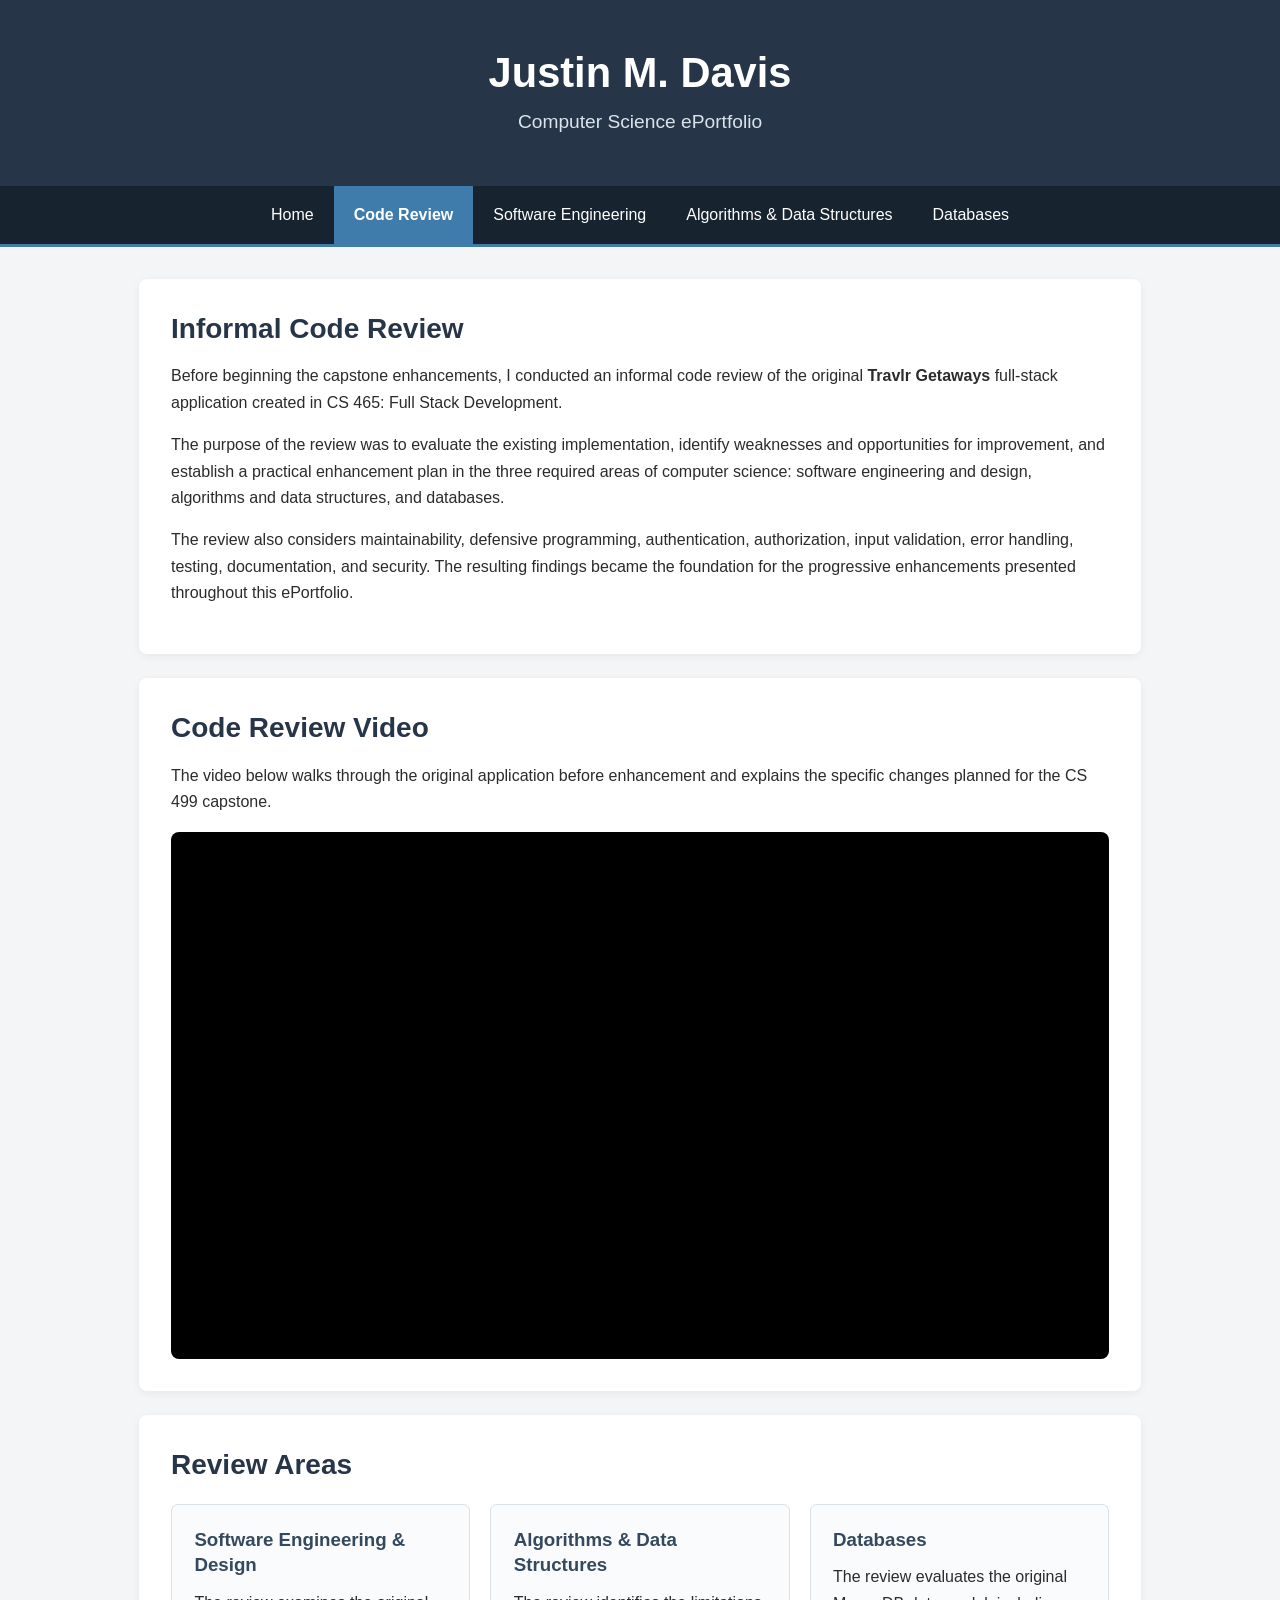
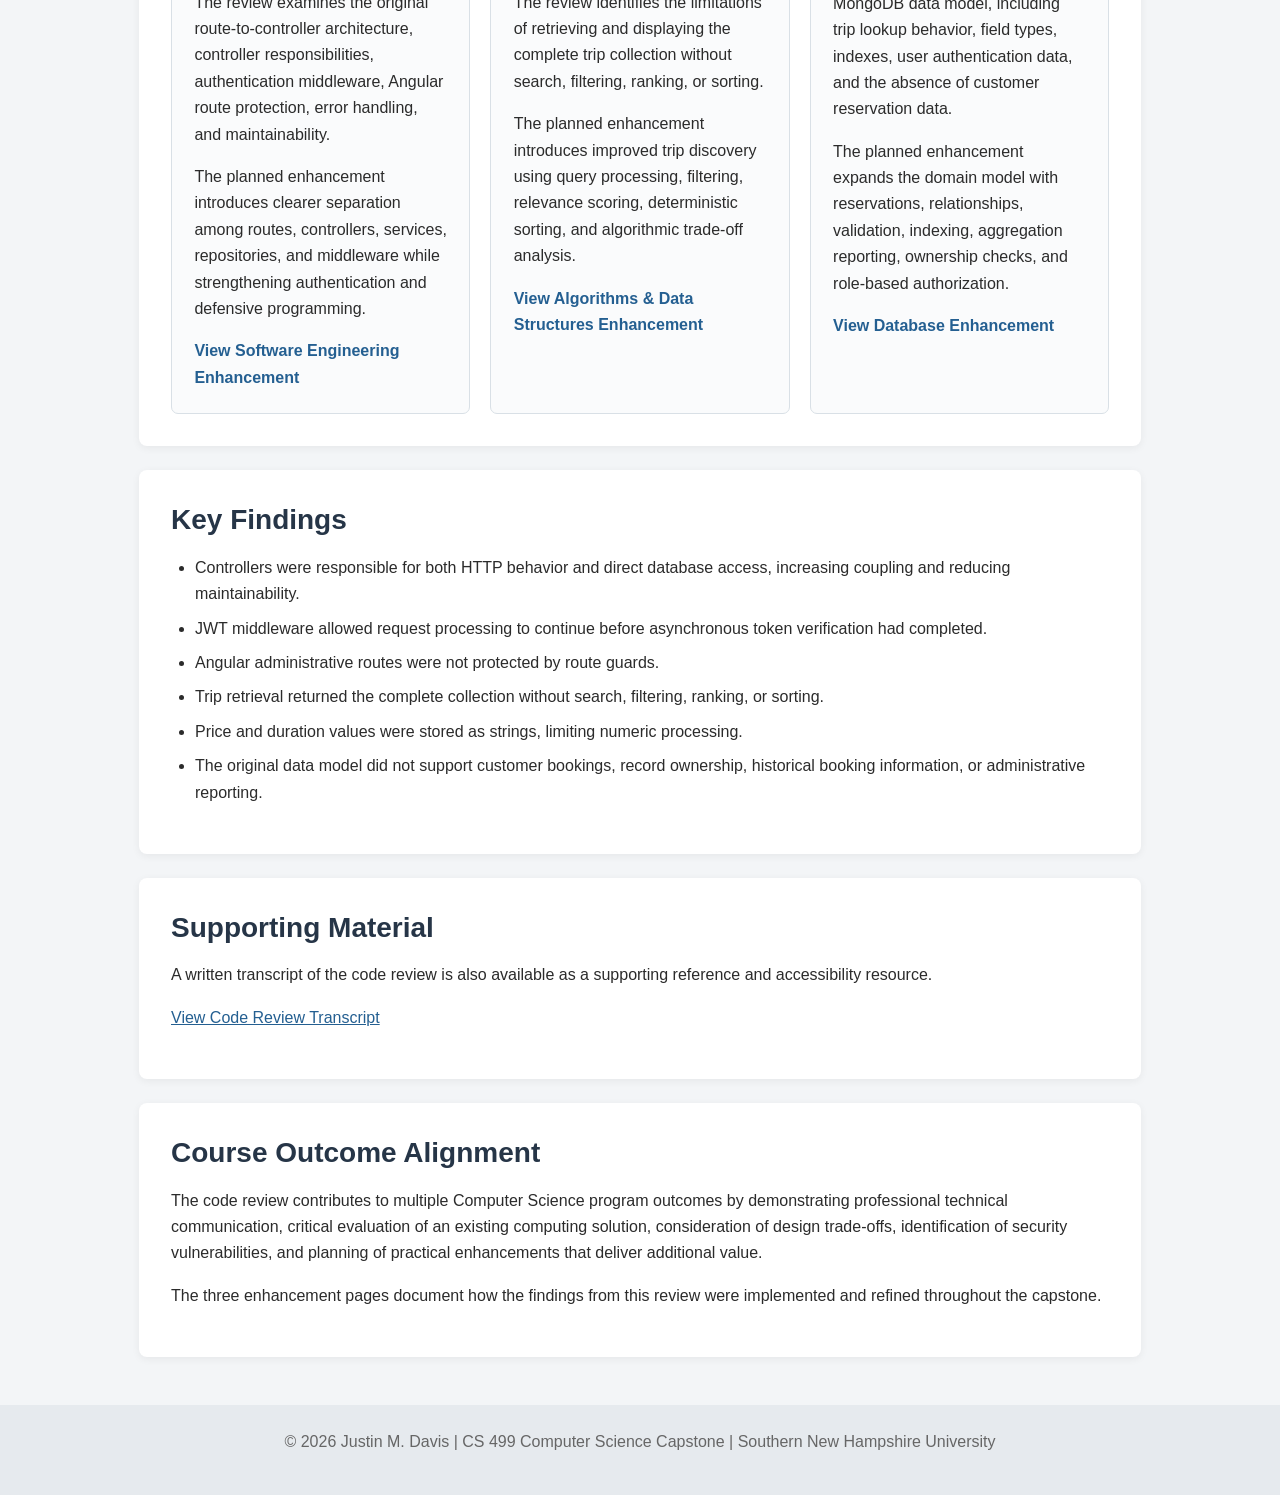
<file: code-review.html>
<!DOCTYPE html>
<html lang="en">
<head>
    <meta charset="UTF-8">
    <meta name="viewport" content="width=device-width, initial-scale=1.0">
    <meta
        name="description"
        content="Informal code review of the Travlr Getaways full-stack application for the CS 499 Computer Science Capstone."
    >
    <title>Code Review | Justin M. Davis</title>
    <link rel="stylesheet" href="style.css">
</head>

<body>
    <header>
        <h1>Justin M. Davis</h1>
        <p>Computer Science ePortfolio</p>
    </header>

    <nav aria-label="Main navigation">
        <a href="index.html">Home</a>
        <a href="code-review.html" aria-current="page">Code Review</a>
        <a href="software-engineering.html">Software Engineering</a>
        <a href="algorithms.html">Algorithms &amp; Data Structures</a>
        <a href="databases.html">Databases</a>
    </nav>

    <main>
        <section>
            <h2>Informal Code Review</h2>

            <p>
                Before beginning the capstone enhancements, I conducted an
                informal code review of the original
                <strong>Travlr Getaways</strong> full-stack application created
                in CS 465: Full Stack Development.
            </p>

            <p>
                The purpose of the review was to evaluate the existing
                implementation, identify weaknesses and opportunities for
                improvement, and establish a practical enhancement plan in the
                three required areas of computer science:
                software engineering and design, algorithms and data
                structures, and databases.
            </p>

            <p>
                The review also considers maintainability, defensive
                programming, authentication, authorization, input validation,
                error handling, testing, documentation, and security. The
                resulting findings became the foundation for the progressive
                enhancements presented throughout this ePortfolio.
            </p>
        </section>

        <section>
            <h2>Code Review Video</h2>

            <p>
                The video below walks through the original application before
                enhancement and explains the specific changes planned for the
                CS 499 capstone.
            </p>

            <div class="video-container">
                <iframe width="560" height="315" src="https://www.youtube.com/embed/buHAAEVCI70?si=D2EvgoQr5ZTFS_zz"
                    title="CS 499 Travlr Getaways Informal Code Review" frameborder="0"
                    allow="accelerometer; autoplay; clipboard-write; encrypted-media; gyroscope; picture-in-picture; web-share"
                    referrerpolicy="strict-origin-when-cross-origin" allowfullscreen>
                </iframe>
            </div>
        </section>

        <section>
            <h2>Review Areas</h2>

            <div class="portfolio-links">
                <article>
                    <h3>Software Engineering &amp; Design</h3>

                    <p>
                        The review examines the original route-to-controller
                        architecture, controller responsibilities,
                        authentication middleware, Angular route protection,
                        error handling, and maintainability.
                    </p>

                    <p>
                        The planned enhancement introduces clearer separation
                        among routes, controllers, services, repositories, and
                        middleware while strengthening authentication and
                        defensive programming.
                    </p>

                    <a href="software-engineering.html">
                        View Software Engineering Enhancement
                    </a>
                </article>

                <article>
                    <h3>Algorithms &amp; Data Structures</h3>

                    <p>
                        The review identifies the limitations of retrieving and
                        displaying the complete trip collection without search,
                        filtering, ranking, or sorting.
                    </p>

                    <p>
                        The planned enhancement introduces improved trip
                        discovery using query processing, filtering, relevance
                        scoring, deterministic sorting, and algorithmic trade-off
                        analysis.
                    </p>

                    <a href="algorithms.html">
                        View Algorithms &amp; Data Structures Enhancement
                    </a>
                </article>

                <article>
                    <h3>Databases</h3>

                    <p>
                        The review evaluates the original MongoDB data model,
                        including trip lookup behavior, field types, indexes,
                        user authentication data, and the absence of customer
                        reservation data.
                    </p>

                    <p>
                        The planned enhancement expands the domain model with
                        reservations, relationships, validation, indexing,
                        aggregation reporting, ownership checks, and role-based
                        authorization.
                    </p>

                    <a href="databases.html">
                        View Database Enhancement
                    </a>
                </article>
            </div>
        </section>

        <section>
            <h2>Key Findings</h2>

            <ul>
                <li>
                    Controllers were responsible for both HTTP behavior and
                    direct database access, increasing coupling and reducing
                    maintainability.
                </li>

                <li>
                    JWT middleware allowed request processing to continue
                    before asynchronous token verification had completed.
                </li>

                <li>
                    Angular administrative routes were not protected by route
                    guards.
                </li>

                <li>
                    Trip retrieval returned the complete collection without
                    search, filtering, ranking, or sorting.
                </li>

                <li>
                    Price and duration values were stored as strings, limiting
                    numeric processing.
                </li>

                <li>
                    The original data model did not support customer bookings,
                    record ownership, historical booking information, or
                    administrative reporting.
                </li>
            </ul>
        </section>

        <section>
            <h2>Supporting Material</h2>

            <p>
                A written transcript of the code review is also available as a
                supporting reference and accessibility resource.
            </p>

            <p>
                <a
                    href="code-review-transcript.pdf"
                    target="_blank"
                    rel="noopener"
                >
                    View Code Review Transcript
                </a>
            </p>
        </section>

        <section>
            <h2>Course Outcome Alignment</h2>

            <p>
                The code review contributes to multiple Computer Science
                program outcomes by demonstrating professional technical
                communication, critical evaluation of an existing computing
                solution, consideration of design trade-offs, identification
                of security vulnerabilities, and planning of practical
                enhancements that deliver additional value.
            </p>

            <p>
                The three enhancement pages document how the findings from this
                review were implemented and refined throughout the capstone.
            </p>
        </section>
    </main>

    <footer>
        <p>
            &copy; 2026 Justin M. Davis |
            CS 499 Computer Science Capstone |
            Southern New Hampshire University
        </p>
    </footer>
</body>
</html>
</file>
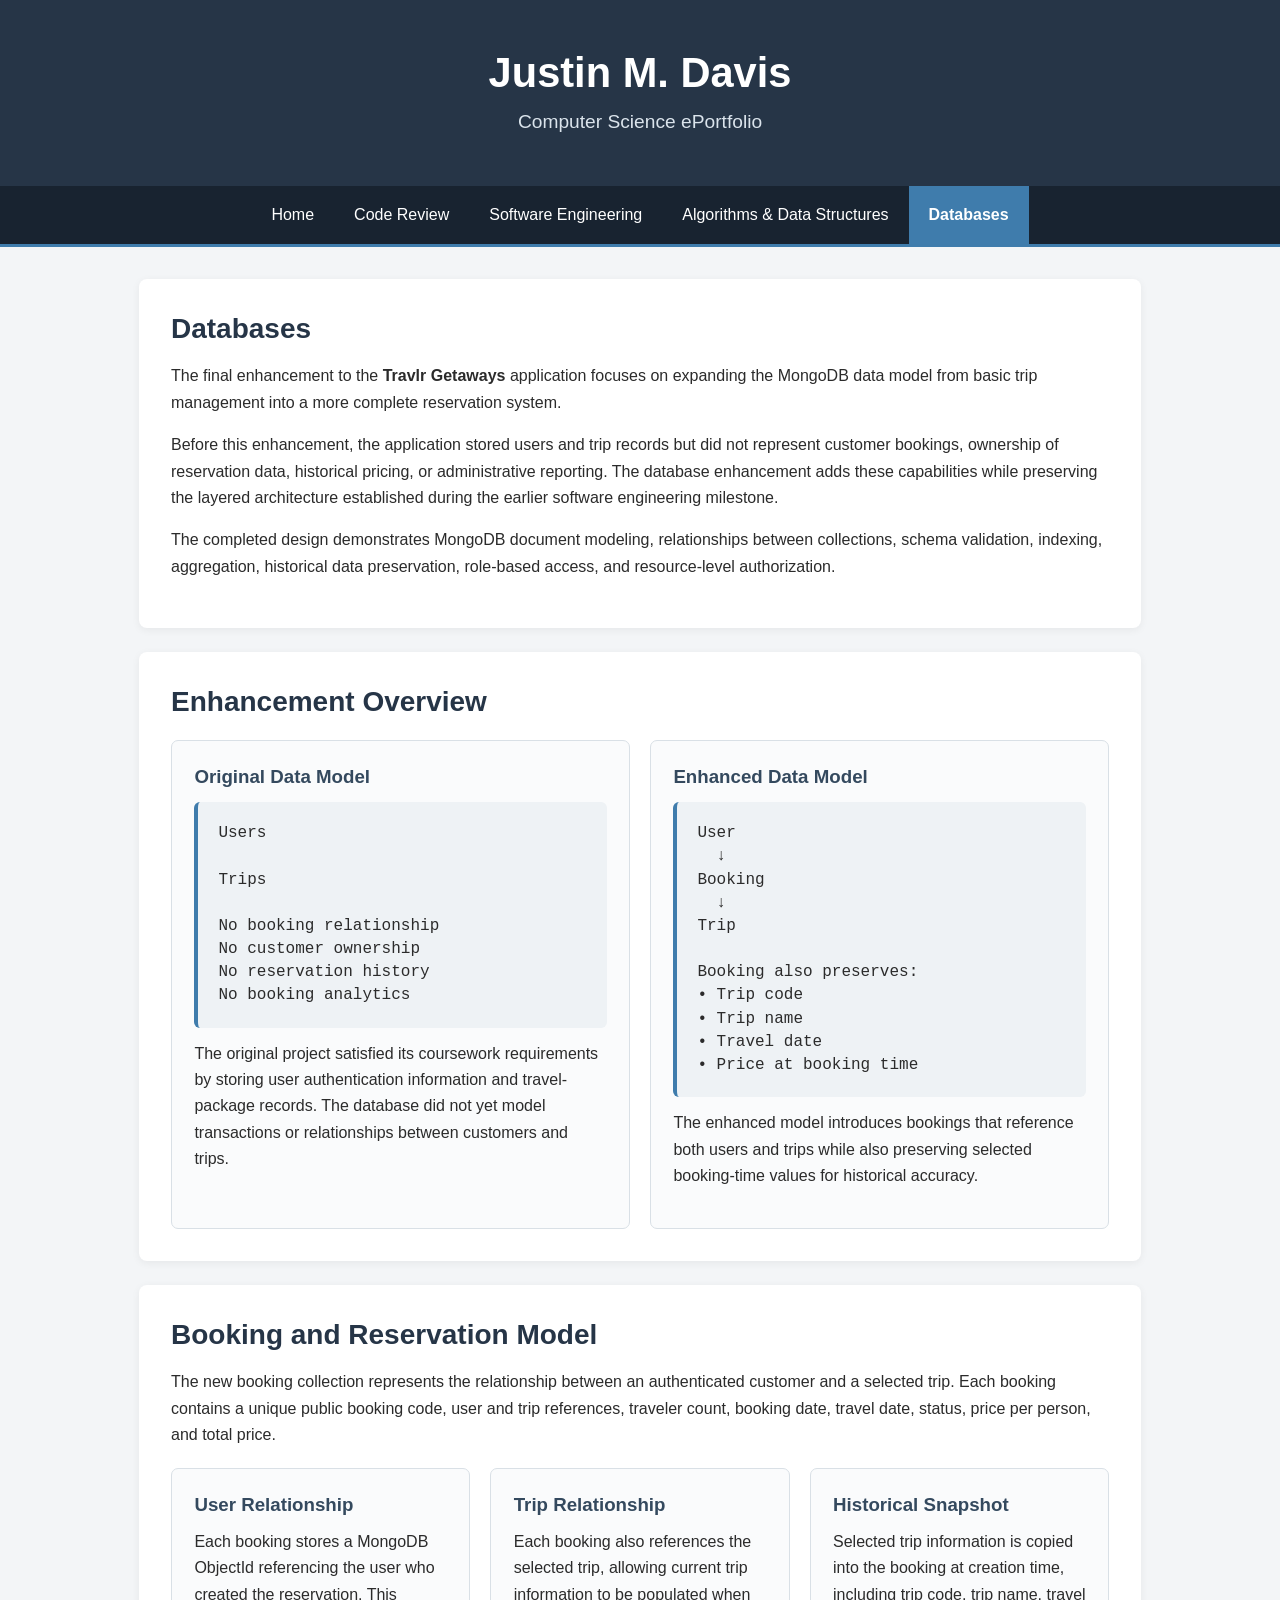
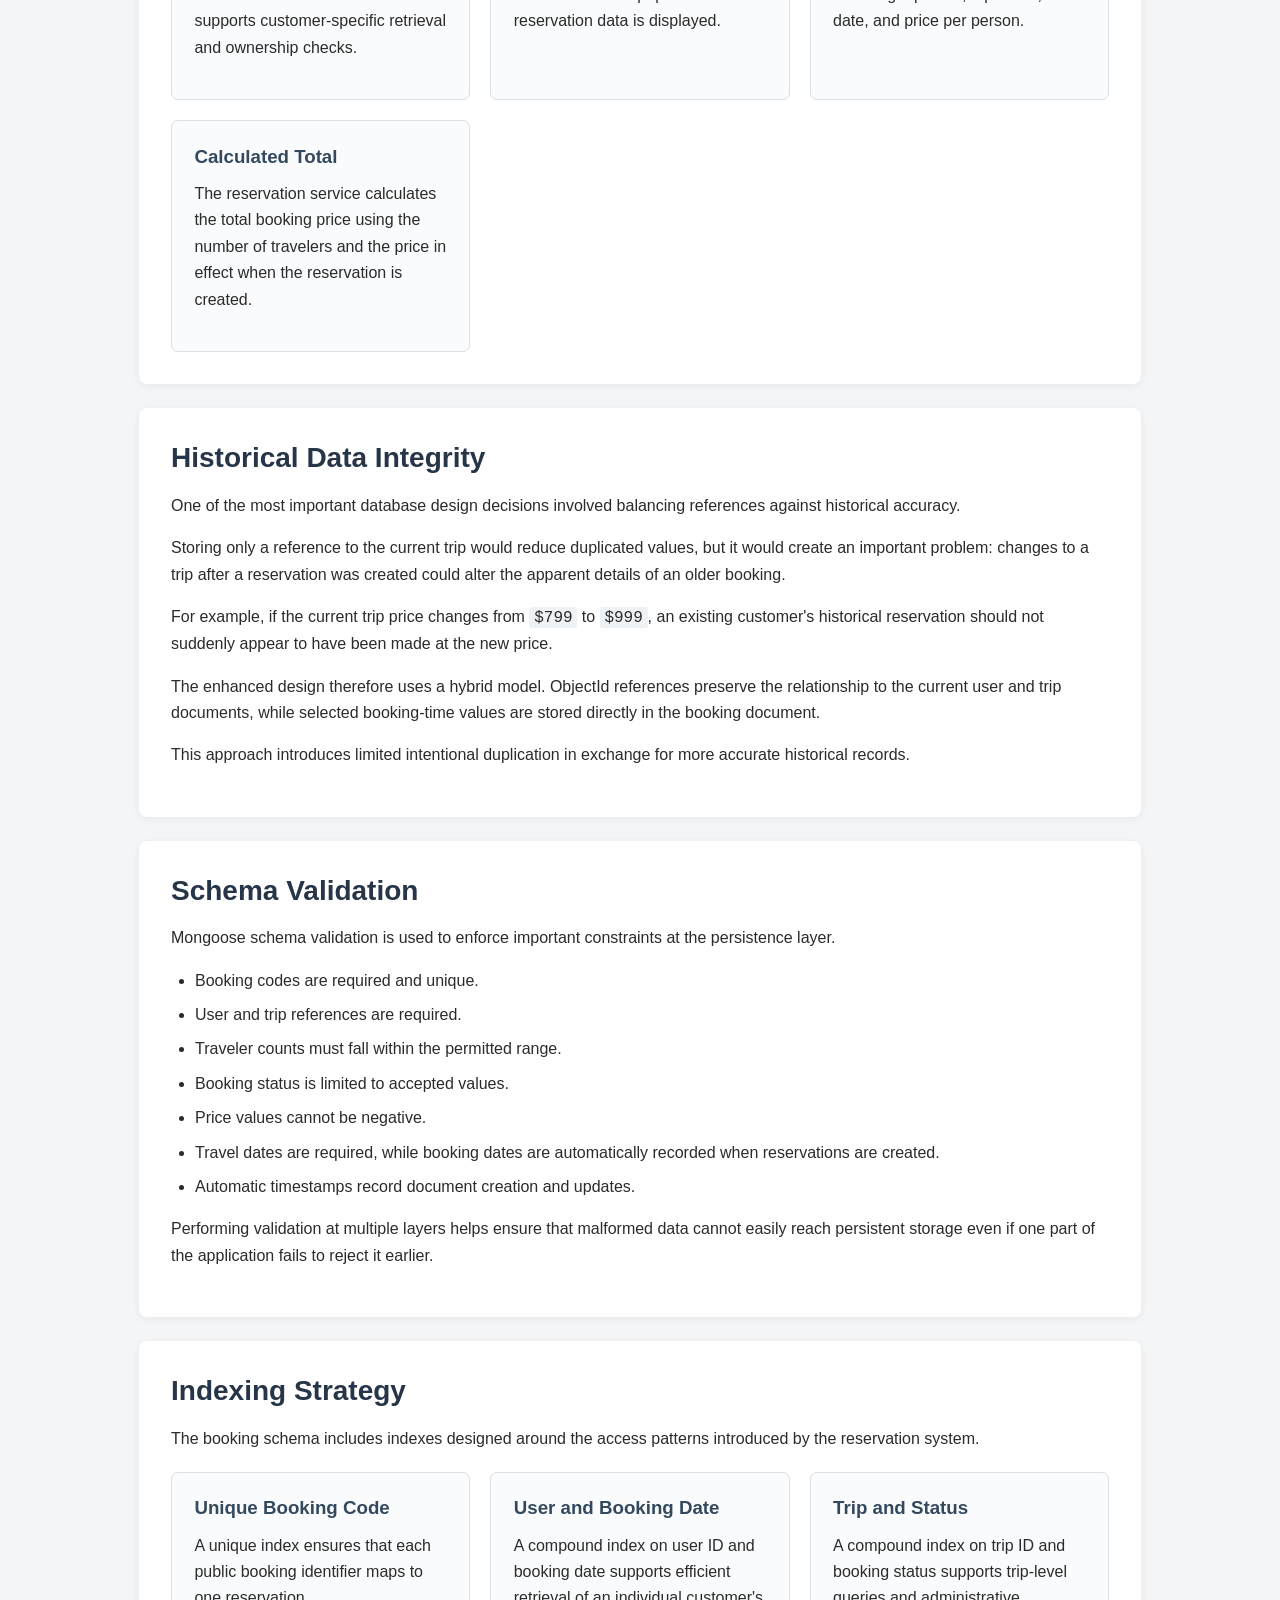
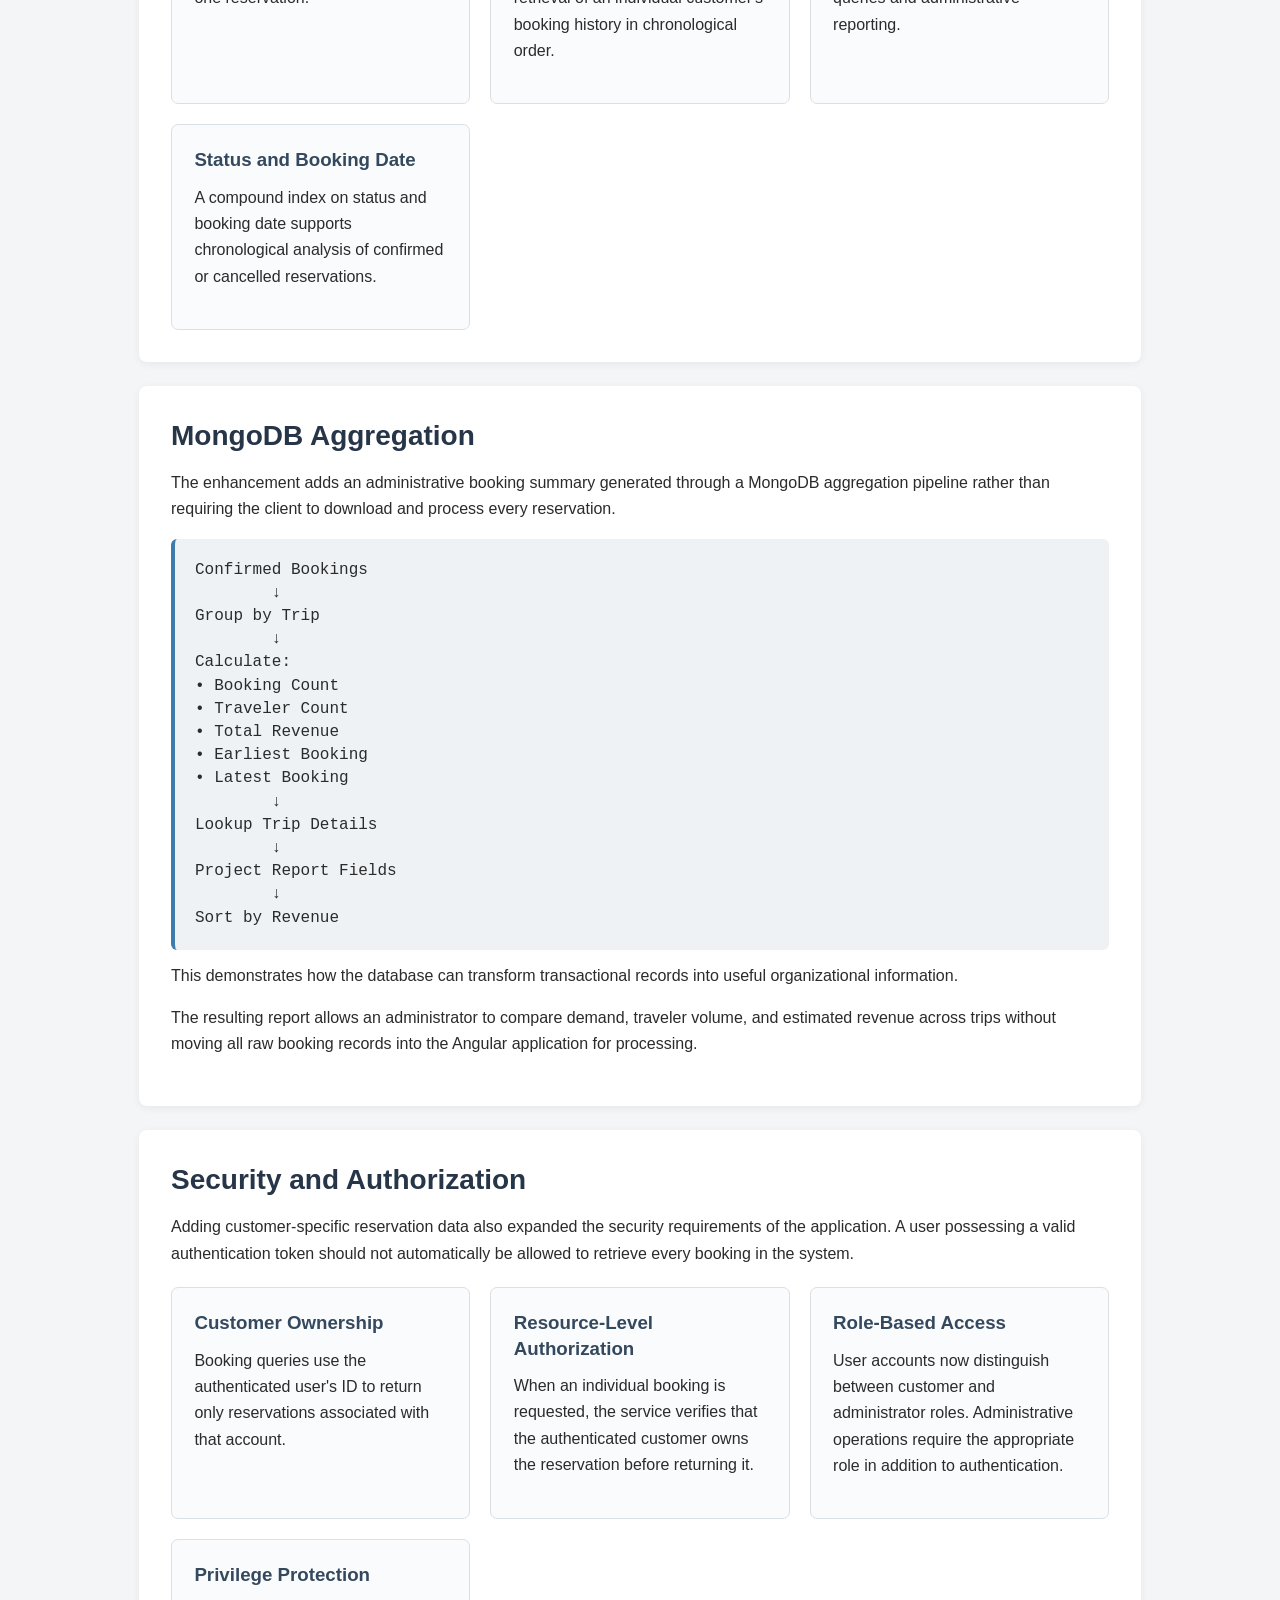
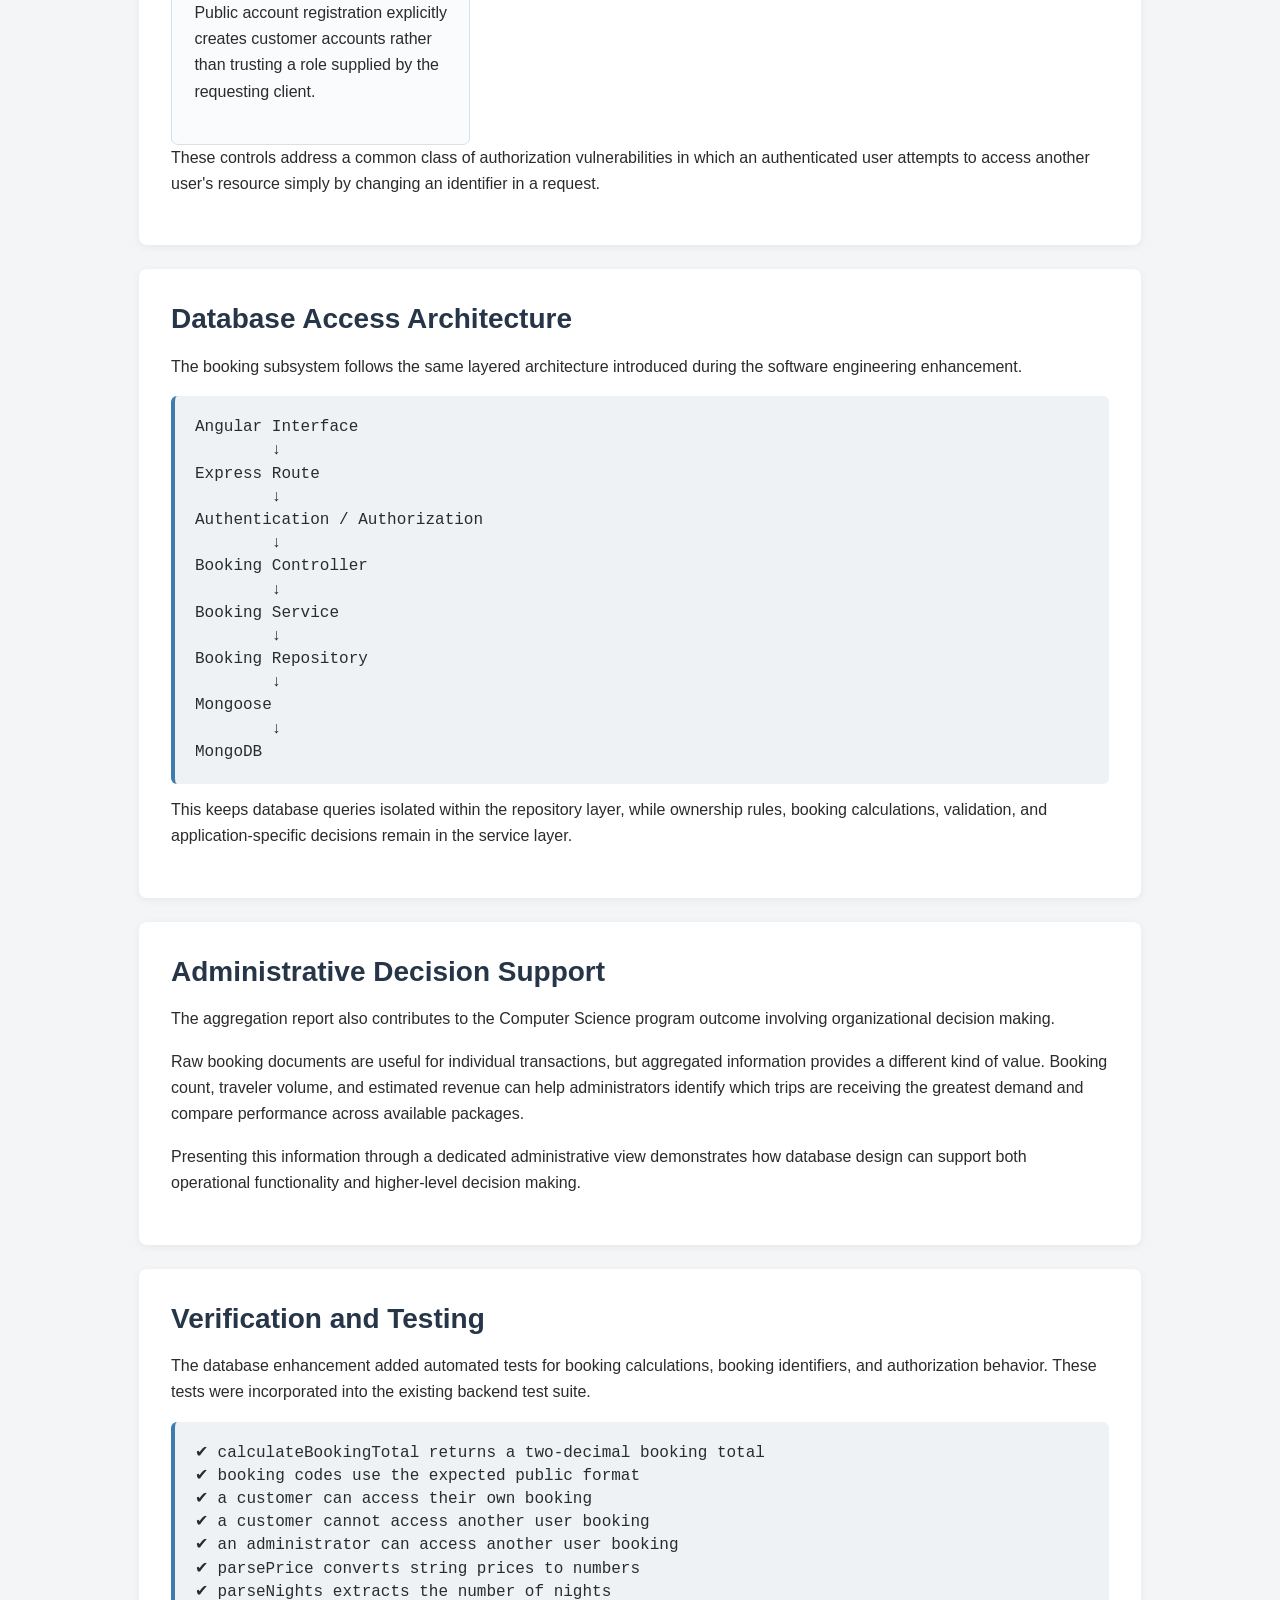
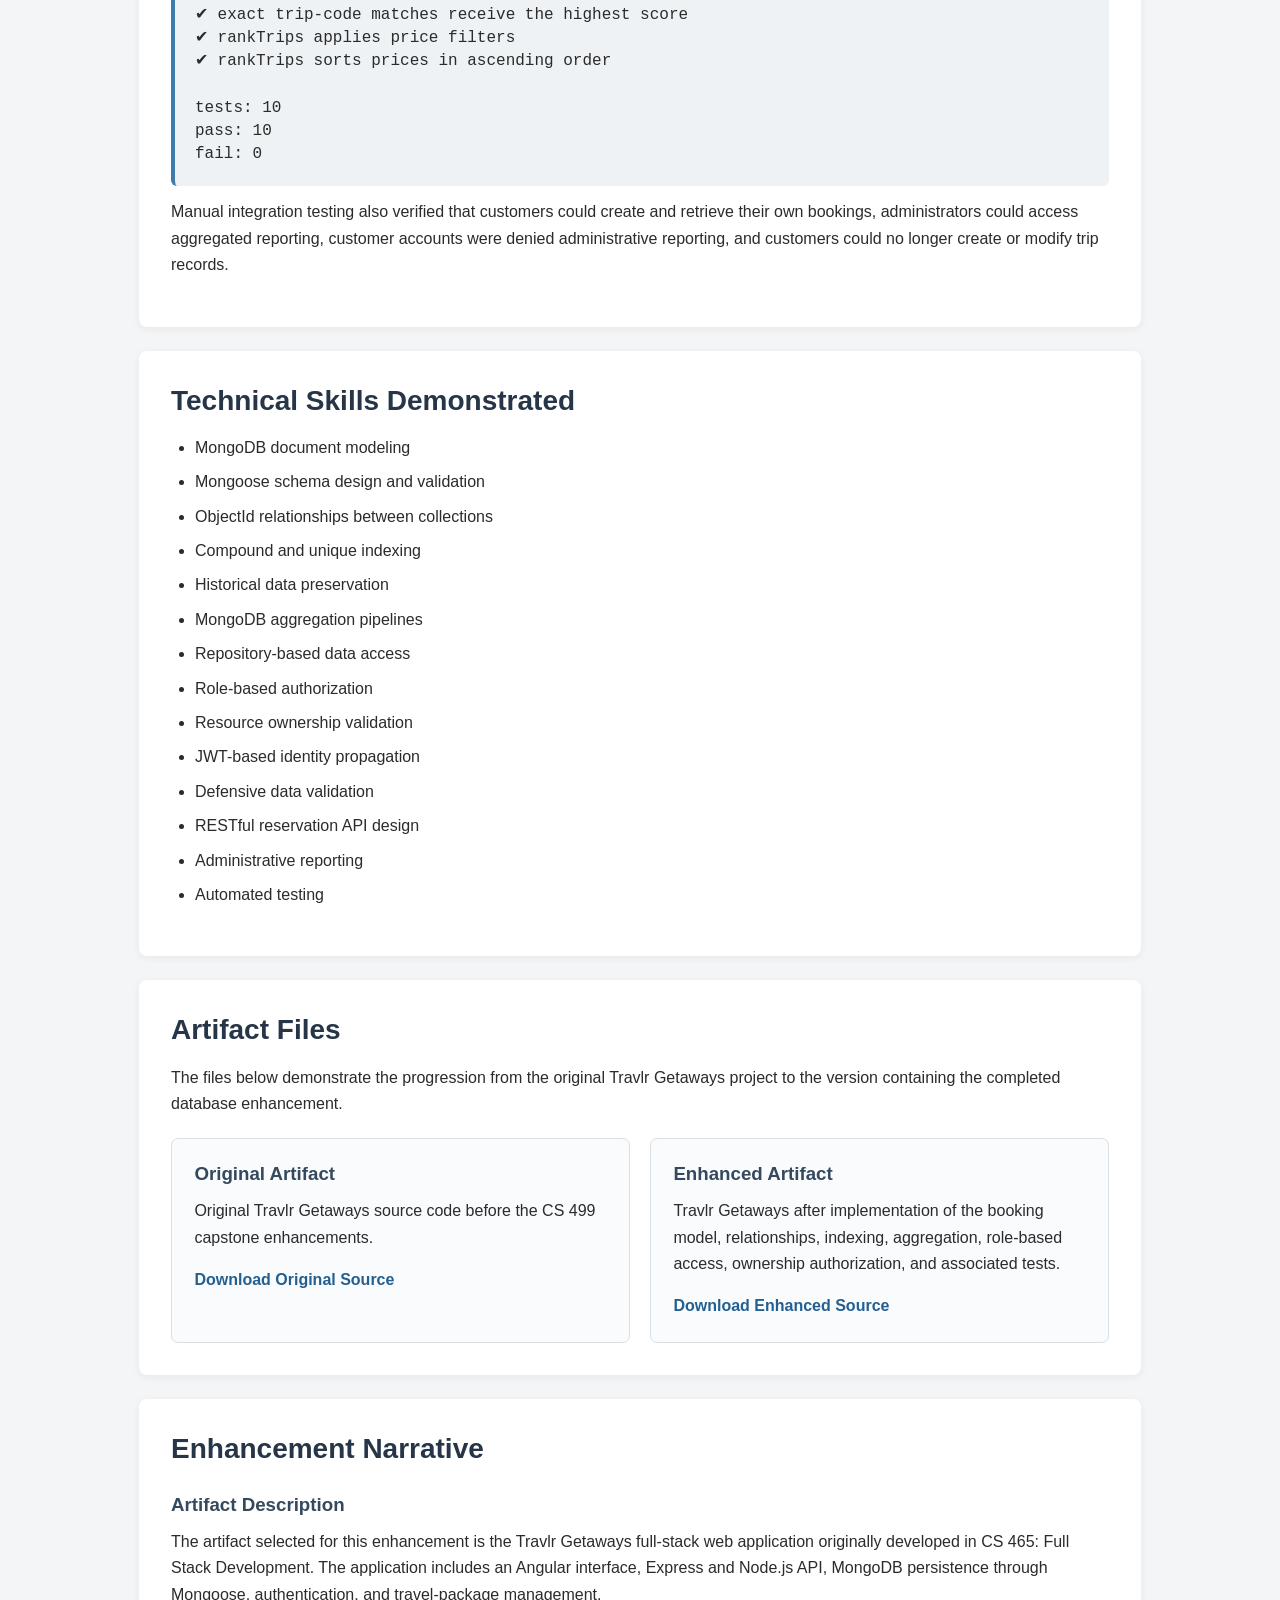
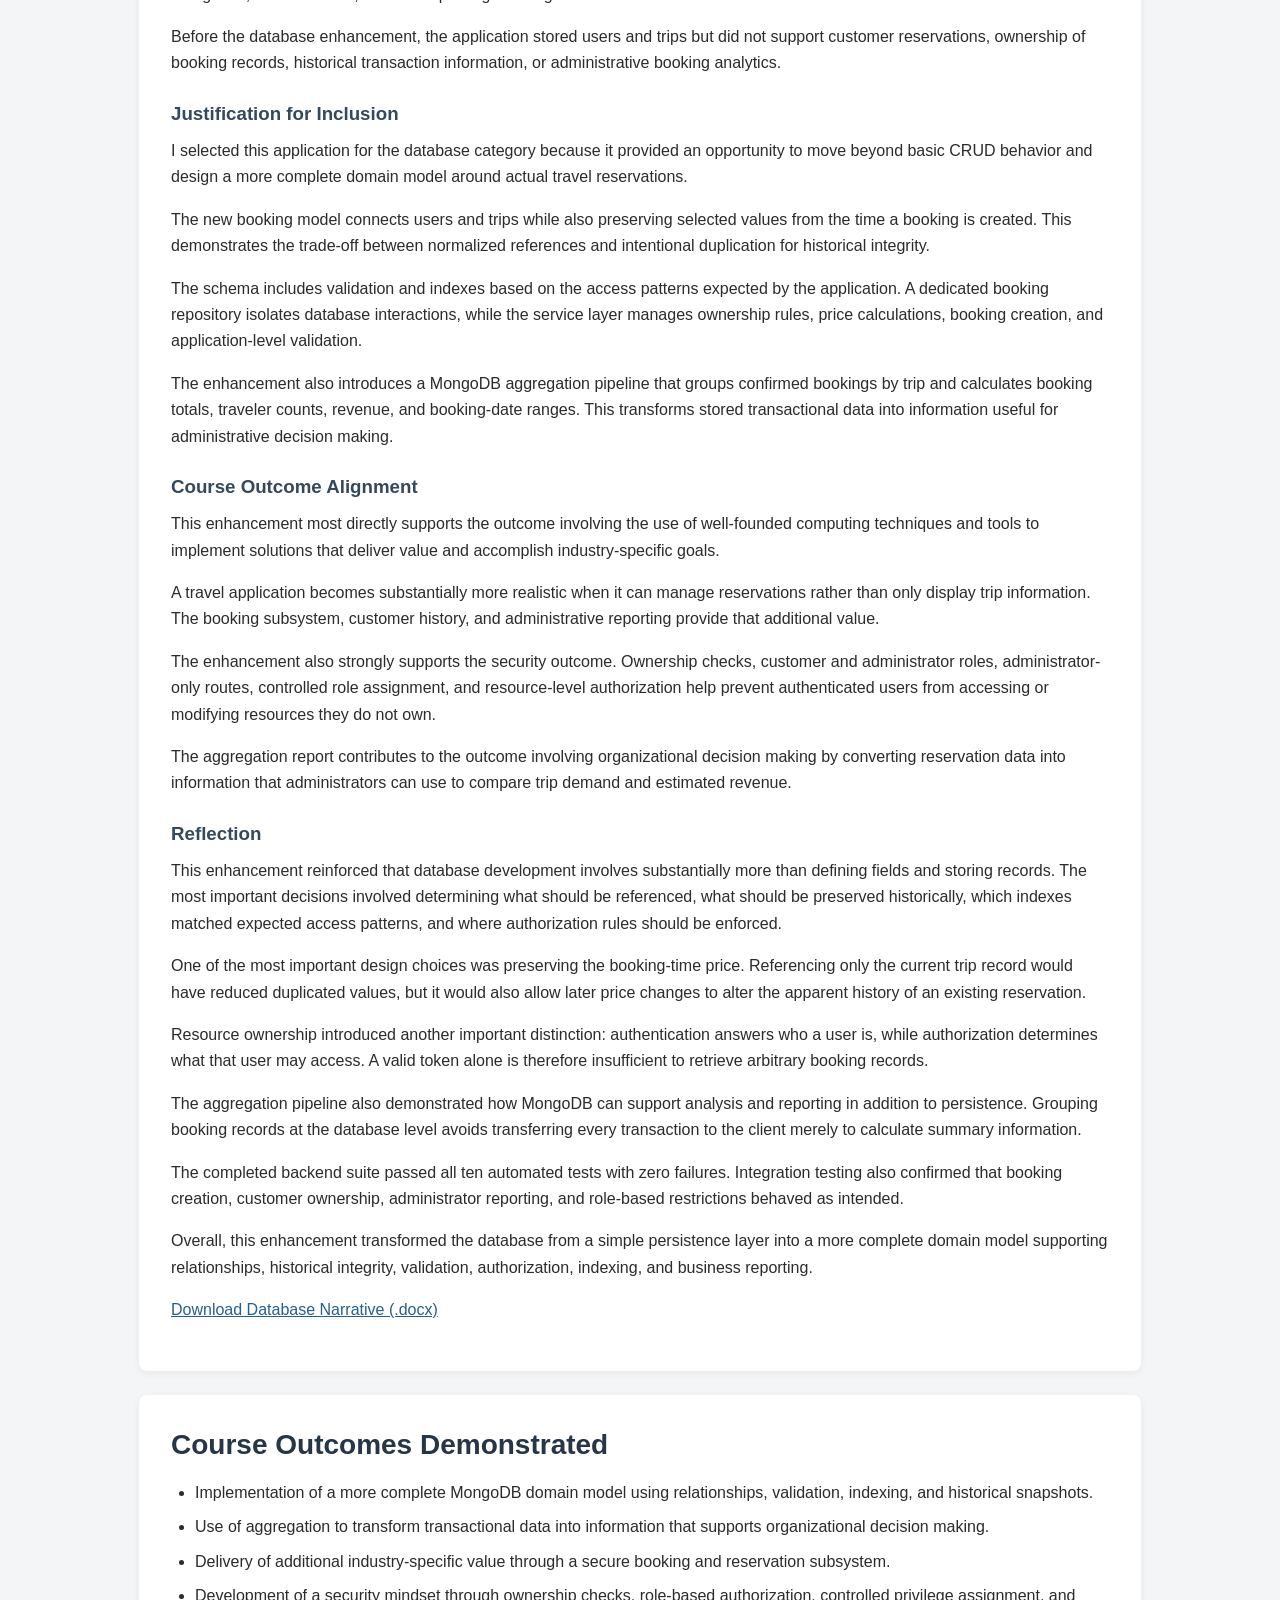
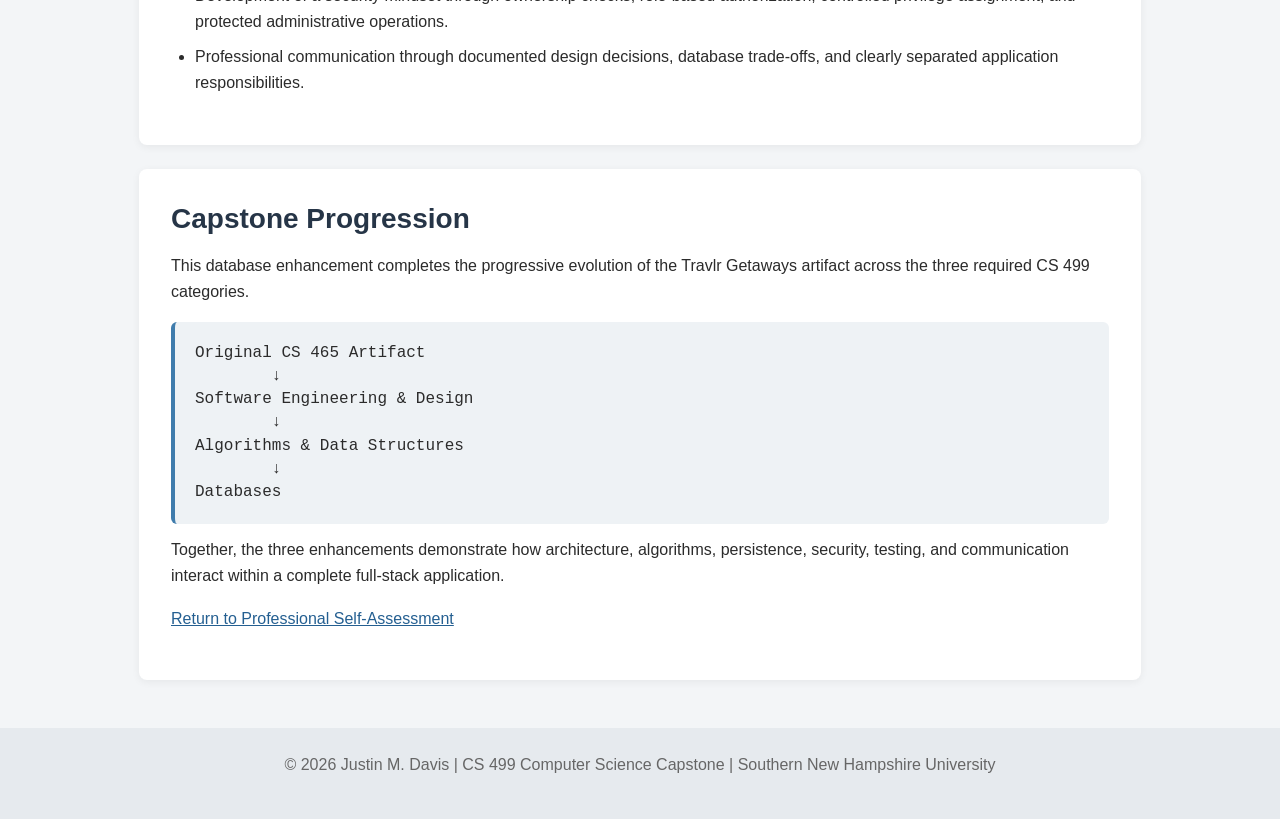
<file: databases.html>
<!DOCTYPE html>
<html lang="en">
<head>
    <meta charset="UTF-8">
    <meta name="viewport" content="width=device-width, initial-scale=1.0">
    <meta
        name="description"
        content="Database enhancement of the Travlr Getaways full-stack application for the CS 499 Computer Science Capstone."
    >
    <title>Databases | Justin M. Davis</title>
    <link rel="stylesheet" href="style.css">
</head>

<body>
    <header>
        <h1>Justin M. Davis</h1>
        <p>Computer Science ePortfolio</p>
    </header>

    <nav aria-label="Main navigation">
        <a href="index.html">Home</a>
        <a href="code-review.html">Code Review</a>
        <a href="software-engineering.html">Software Engineering</a>
        <a href="algorithms.html">Algorithms &amp; Data Structures</a>
        <a href="databases.html" aria-current="page">Databases</a>
    </nav>

    <main>
        <section>
            <h2>Databases</h2>

            <p>
                The final enhancement to the
                <strong>Travlr Getaways</strong> application focuses on
                expanding the MongoDB data model from basic trip management
                into a more complete reservation system.
            </p>

            <p>
                Before this enhancement, the application stored users and trip
                records but did not represent customer bookings, ownership of
                reservation data, historical pricing, or administrative
                reporting. The database enhancement adds these capabilities
                while preserving the layered architecture established during
                the earlier software engineering milestone.
            </p>

            <p>
                The completed design demonstrates MongoDB document modeling,
                relationships between collections, schema validation, indexing,
                aggregation, historical data preservation, role-based access,
                and resource-level authorization.
            </p>
        </section>

        <section>
            <h2>Enhancement Overview</h2>

            <div class="architecture-comparison">
                <article>
                    <h3>Original Data Model</h3>

                    <pre><code>Users

Trips

No booking relationship
No customer ownership
No reservation history
No booking analytics</code></pre>

                    <p>
                        The original project satisfied its coursework
                        requirements by storing user authentication information
                        and travel-package records. The database did not yet
                        model transactions or relationships between customers
                        and trips.
                    </p>
                </article>

                <article>
                    <h3>Enhanced Data Model</h3>

                    <pre><code>User
  ↓
Booking
  ↓
Trip

Booking also preserves:
• Trip code
• Trip name
• Travel date
• Price at booking time</code></pre>

                    <p>
                        The enhanced model introduces bookings that reference
                        both users and trips while also preserving selected
                        booking-time values for historical accuracy.
                    </p>
                </article>
            </div>
        </section>

        <section>
            <h2>Booking and Reservation Model</h2>

            <p>
                The new booking collection represents the relationship between
                an authenticated customer and a selected trip. Each booking
                contains a unique public booking code, user and trip
                references, traveler count, booking date, travel date, status,
                price per person, and total price.
            </p>

            <div class="portfolio-links">
                <article>
                    <h3>User Relationship</h3>

                    <p>
                        Each booking stores a MongoDB ObjectId referencing the
                        user who created the reservation. This supports
                        customer-specific retrieval and ownership checks.
                    </p>
                </article>

                <article>
                    <h3>Trip Relationship</h3>

                    <p>
                        Each booking also references the selected trip,
                        allowing current trip information to be populated when
                        reservation data is displayed.
                    </p>
                </article>

                <article>
                    <h3>Historical Snapshot</h3>

                    <p>
                        Selected trip information is copied into the booking at
                        creation time, including trip code, trip name, travel
                        date, and price per person.
                    </p>
                </article>

                <article>
                    <h3>Calculated Total</h3>

                    <p>
                        The reservation service calculates the total booking
                        price using the number of travelers and the price in
                        effect when the reservation is created.
                    </p>
                </article>
            </div>
        </section>

        <section>
            <h2>Historical Data Integrity</h2>

            <p>
                One of the most important database design decisions involved
                balancing references against historical accuracy.
            </p>

            <p>
                Storing only a reference to the current trip would reduce
                duplicated values, but it would create an important problem:
                changes to a trip after a reservation was created could alter
                the apparent details of an older booking.
            </p>

            <p>
                For example, if the current trip price changes from
                <code>$799</code> to <code>$999</code>, an existing customer's
                historical reservation should not suddenly appear to have been
                made at the new price.
            </p>

            <p>
                The enhanced design therefore uses a hybrid model. ObjectId
                references preserve the relationship to the current user and
                trip documents, while selected booking-time values are stored
                directly in the booking document.
            </p>

            <p>
                This approach introduces limited intentional duplication in
                exchange for more accurate historical records.
            </p>
        </section>

        <section>
            <h2>Schema Validation</h2>

            <p>
                Mongoose schema validation is used to enforce important
                constraints at the persistence layer.
            </p>

            <ul>
                <li>Booking codes are required and unique.</li>
                <li>User and trip references are required.</li>
                <li>Traveler counts must fall within the permitted range.</li>
                <li>Booking status is limited to accepted values.</li>
                <li>Price values cannot be negative.</li>
                <li>Travel dates are required, while booking dates are automatically recorded when reservations are created.</li>
                <li>Automatic timestamps record document creation and updates.</li>
            </ul>

            <p>
                Performing validation at multiple layers helps ensure that
                malformed data cannot easily reach persistent storage even if
                one part of the application fails to reject it earlier.
            </p>
        </section>

        <section>
            <h2>Indexing Strategy</h2>

            <p>
                The booking schema includes indexes designed around the access
                patterns introduced by the reservation system.
            </p>

            <div class="portfolio-links">
                <article>
                    <h3>Unique Booking Code</h3>

                    <p>
                        A unique index ensures that each public booking
                        identifier maps to one reservation.
                    </p>
                </article>

                <article>
                    <h3>User and Booking Date</h3>

                    <p>
                        A compound index on user ID and booking date supports
                        efficient retrieval of an individual customer's booking
                        history in chronological order.
                    </p>
                </article>

                <article>
                    <h3>Trip and Status</h3>

                    <p>
                        A compound index on trip ID and booking status supports
                        trip-level queries and administrative reporting.
                    </p>
                </article>

                <article>
                    <h3>Status and Booking Date</h3>

                    <p>
                        A compound index on status and booking date supports
                        chronological analysis of confirmed or cancelled
                        reservations.
                    </p>
                </article>
            </div>
        </section>

        <section>
            <h2>MongoDB Aggregation</h2>

            <p>
                The enhancement adds an administrative booking summary
                generated through a MongoDB aggregation pipeline rather than
                requiring the client to download and process every reservation.
            </p>

            <pre><code>Confirmed Bookings
        ↓
Group by Trip
        ↓
Calculate:
• Booking Count
• Traveler Count
• Total Revenue
• Earliest Booking
• Latest Booking
        ↓
Lookup Trip Details
        ↓
Project Report Fields
        ↓
Sort by Revenue</code></pre>

            <p>
                This demonstrates how the database can transform transactional
                records into useful organizational information.
            </p>

            <p>
                The resulting report allows an administrator to compare demand,
                traveler volume, and estimated revenue across trips without
                moving all raw booking records into the Angular application for
                processing.
            </p>
        </section>

        <section>
            <h2>Security and Authorization</h2>

            <p>
                Adding customer-specific reservation data also expanded the
                security requirements of the application. A user possessing a
                valid authentication token should not automatically be allowed
                to retrieve every booking in the system.
            </p>

            <div class="portfolio-links">
                <article>
                    <h3>Customer Ownership</h3>

                    <p>
                        Booking queries use the authenticated user's ID to
                        return only reservations associated with that account.
                    </p>
                </article>

                <article>
                    <h3>Resource-Level Authorization</h3>

                    <p>
                        When an individual booking is requested, the service
                        verifies that the authenticated customer owns the
                        reservation before returning it.
                    </p>
                </article>

                <article>
                    <h3>Role-Based Access</h3>

                    <p>
                        User accounts now distinguish between customer and
                        administrator roles. Administrative operations require
                        the appropriate role in addition to authentication.
                    </p>
                </article>

                <article>
                    <h3>Privilege Protection</h3>

                    <p>
                        Public account registration explicitly creates customer
                        accounts rather than trusting a role supplied by the
                        requesting client.
                    </p>
                </article>
            </div>

            <p>
                These controls address a common class of authorization
                vulnerabilities in which an authenticated user attempts to
                access another user's resource simply by changing an identifier
                in a request.
            </p>
        </section>

        <section>
            <h2>Database Access Architecture</h2>

            <p>
                The booking subsystem follows the same layered architecture
                introduced during the software engineering enhancement.
            </p>

            <pre><code>Angular Interface
        ↓
Express Route
        ↓
Authentication / Authorization
        ↓
Booking Controller
        ↓
Booking Service
        ↓
Booking Repository
        ↓
Mongoose
        ↓
MongoDB</code></pre>

            <p>
                This keeps database queries isolated within the repository
                layer, while ownership rules, booking calculations, validation,
                and application-specific decisions remain in the service
                layer.
            </p>
        </section>

        <section>
            <h2>Administrative Decision Support</h2>

            <p>
                The aggregation report also contributes to the Computer Science
                program outcome involving organizational decision making.
            </p>

            <p>
                Raw booking documents are useful for individual transactions,
                but aggregated information provides a different kind of value.
                Booking count, traveler volume, and estimated revenue can help
                administrators identify which trips are receiving the greatest
                demand and compare performance across available packages.
            </p>

            <p>
                Presenting this information through a dedicated administrative
                view demonstrates how database design can support both
                operational functionality and higher-level decision making.
            </p>
        </section>

        <section>
            <h2>Verification and Testing</h2>

            <p>
                The database enhancement added automated tests for booking
                calculations, booking identifiers, and authorization behavior.
                These tests were incorporated into the existing backend test
                suite.
            </p>

            <pre><code>✔ calculateBookingTotal returns a two-decimal booking total
✔ booking codes use the expected public format
✔ a customer can access their own booking
✔ a customer cannot access another user booking
✔ an administrator can access another user booking
✔ parsePrice converts string prices to numbers
✔ parseNights extracts the number of nights
✔ exact trip-code matches receive the highest score
✔ rankTrips applies price filters
✔ rankTrips sorts prices in ascending order

tests: 10
pass: 10
fail: 0</code></pre>

            <p>
                Manual integration testing also verified that customers could
                create and retrieve their own bookings, administrators could
                access aggregated reporting, customer accounts were denied
                administrative reporting, and customers could no longer create
                or modify trip records.
            </p>
        </section>

        <section>
            <h2>Technical Skills Demonstrated</h2>

            <ul>
                <li>MongoDB document modeling</li>
                <li>Mongoose schema design and validation</li>
                <li>ObjectId relationships between collections</li>
                <li>Compound and unique indexing</li>
                <li>Historical data preservation</li>
                <li>MongoDB aggregation pipelines</li>
                <li>Repository-based data access</li>
                <li>Role-based authorization</li>
                <li>Resource ownership validation</li>
                <li>JWT-based identity propagation</li>
                <li>Defensive data validation</li>
                <li>RESTful reservation API design</li>
                <li>Administrative reporting</li>
                <li>Automated testing</li>
            </ul>
        </section>

        <section>
            <h2>Artifact Files</h2>

            <p>
                The files below demonstrate the progression from the original
                Travlr Getaways project to the version containing the completed
                database enhancement.
            </p>

            <div class="artifact-links">
                <article>
                    <h3>Original Artifact</h3>

                    <p>
                        Original Travlr Getaways source code before the CS 499
                        capstone enhancements.
                    </p>

                    <!-- Update the href to match the final repository path. -->
                    <a href="artifacts/original/CS465_Travlr_Getaways_Original.zip">
                        Download Original Source
                    </a>
                </article>

                <article>
                    <h3>Enhanced Artifact</h3>

                    <p>
                        Travlr Getaways after implementation of the booking
                        model, relationships, indexing, aggregation, role-based
                        access, ownership authorization, and associated tests.
                    </p>

                    <!-- Update the href to match the final repository path. -->
                    <a href="artifacts/databases/Travlr_Getaways_Databases.zip">
                        Download Enhanced Source
                    </a>
                </article>
            </div>
        </section>

        <section>
            <h2>Enhancement Narrative</h2>

            <h3>Artifact Description</h3>

            <p>
                The artifact selected for this enhancement is the Travlr
                Getaways full-stack web application originally developed in
                CS 465: Full Stack Development. The application includes an
                Angular interface, Express and Node.js API, MongoDB persistence
                through Mongoose, authentication, and travel-package
                management.
            </p>

            <p>
                Before the database enhancement, the application stored users
                and trips but did not support customer reservations, ownership
                of booking records, historical transaction information, or
                administrative booking analytics.
            </p>

            <h3>Justification for Inclusion</h3>

            <p>
                I selected this application for the database category because
                it provided an opportunity to move beyond basic CRUD behavior
                and design a more complete domain model around actual travel
                reservations.
            </p>

            <p>
                The new booking model connects users and trips while also
                preserving selected values from the time a booking is created.
                This demonstrates the trade-off between normalized references
                and intentional duplication for historical integrity.
            </p>

            <p>
                The schema includes validation and indexes based on the access
                patterns expected by the application. A dedicated booking
                repository isolates database interactions, while the service
                layer manages ownership rules, price calculations, booking
                creation, and application-level validation.
            </p>

            <p>
                The enhancement also introduces a MongoDB aggregation pipeline
                that groups confirmed bookings by trip and calculates booking
                totals, traveler counts, revenue, and booking-date ranges. This
                transforms stored transactional data into information useful
                for administrative decision making.
            </p>

            <h3>Course Outcome Alignment</h3>

            <p>
                This enhancement most directly supports the outcome involving
                the use of well-founded computing techniques and tools to
                implement solutions that deliver value and accomplish
                industry-specific goals.
            </p>

            <p>
                A travel application becomes substantially more realistic when
                it can manage reservations rather than only display trip
                information. The booking subsystem, customer history, and
                administrative reporting provide that additional value.
            </p>

            <p>
                The enhancement also strongly supports the security outcome.
                Ownership checks, customer and administrator roles,
                administrator-only routes, controlled role assignment, and
                resource-level authorization help prevent authenticated users
                from accessing or modifying resources they do not own.
            </p>

            <p>
                The aggregation report contributes to the outcome involving
                organizational decision making by converting reservation data
                into information that administrators can use to compare trip
                demand and estimated revenue.
            </p>

            <h3>Reflection</h3>

            <p>
                This enhancement reinforced that database development involves
                substantially more than defining fields and storing records.
                The most important decisions involved determining what should
                be referenced, what should be preserved historically, which
                indexes matched expected access patterns, and where
                authorization rules should be enforced.
            </p>

            <p>
                One of the most important design choices was preserving the
                booking-time price. Referencing only the current trip record
                would have reduced duplicated values, but it would also allow
                later price changes to alter the apparent history of an
                existing reservation.
            </p>

            <p>
                Resource ownership introduced another important distinction:
                authentication answers who a user is, while authorization
                determines what that user may access. A valid token alone is
                therefore insufficient to retrieve arbitrary booking records.
            </p>

            <p>
                The aggregation pipeline also demonstrated how MongoDB can
                support analysis and reporting in addition to persistence.
                Grouping booking records at the database level avoids
                transferring every transaction to the client merely to
                calculate summary information.
            </p>

            <p>
                The completed backend suite passed all ten automated tests with
                zero failures. Integration testing also confirmed that booking
                creation, customer ownership, administrator reporting, and
                role-based restrictions behaved as intended.
            </p>

            <p>
                Overall, this enhancement transformed the database from a
                simple persistence layer into a more complete domain model
                supporting relationships, historical integrity, validation,
                authorization, indexing, and business reporting.
            </p>

            <p>
                <!-- Update this href to match the final repository path. -->
                <a href="documents/Databases_Narrative.docx">
                    Download Database Narrative (.docx)
                </a>
            </p>
        </section>

        <section>
            <h2>Course Outcomes Demonstrated</h2>

            <ul>
                <li>
                    Implementation of a more complete MongoDB domain model using
                    relationships, validation, indexing, and historical
                    snapshots.
                </li>

                <li>
                    Use of aggregation to transform transactional data into
                    information that supports organizational decision making.
                </li>

                <li>
                    Delivery of additional industry-specific value through a
                    secure booking and reservation subsystem.
                </li>

                <li>
                    Development of a security mindset through ownership checks,
                    role-based authorization, controlled privilege assignment,
                    and protected administrative operations.
                </li>

                <li>
                    Professional communication through documented design
                    decisions, database trade-offs, and clearly separated
                    application responsibilities.
                </li>
            </ul>
        </section>

        <section>
            <h2>Capstone Progression</h2>

            <p>
                This database enhancement completes the progressive evolution
                of the Travlr Getaways artifact across the three required CS
                499 categories.
            </p>

            <pre><code>Original CS 465 Artifact
        ↓
Software Engineering &amp; Design
        ↓
Algorithms &amp; Data Structures
        ↓
Databases</code></pre>

            <p>
                Together, the three enhancements demonstrate how architecture,
                algorithms, persistence, security, testing, and communication
                interact within a complete full-stack application.
            </p>

            <p>
                <a href="index.html">
                    Return to Professional Self-Assessment
                </a>
            </p>
        </section>
    </main>

    <footer>
        <p>
            &copy; 2026 Justin M. Davis |
            CS 499 Computer Science Capstone |
            Southern New Hampshire University
        </p>
    </footer>
</body>
</html>
</file>
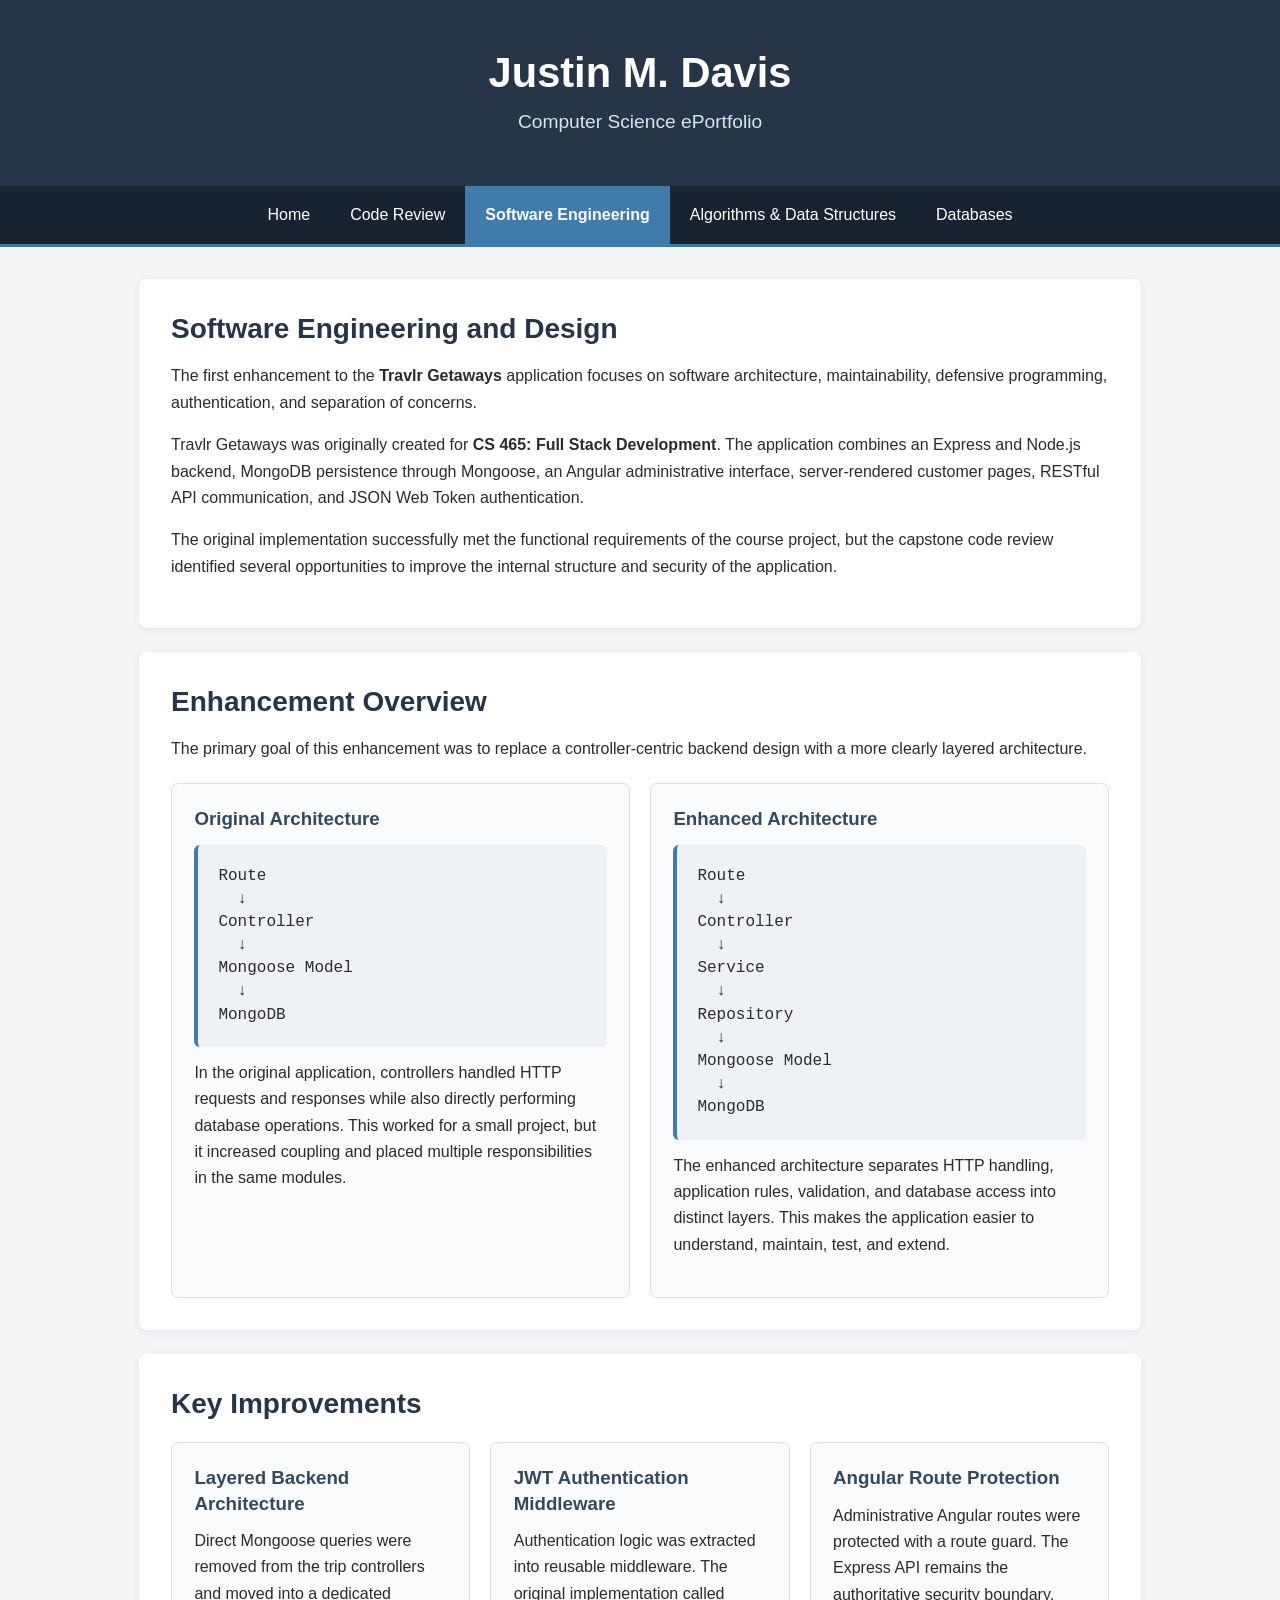
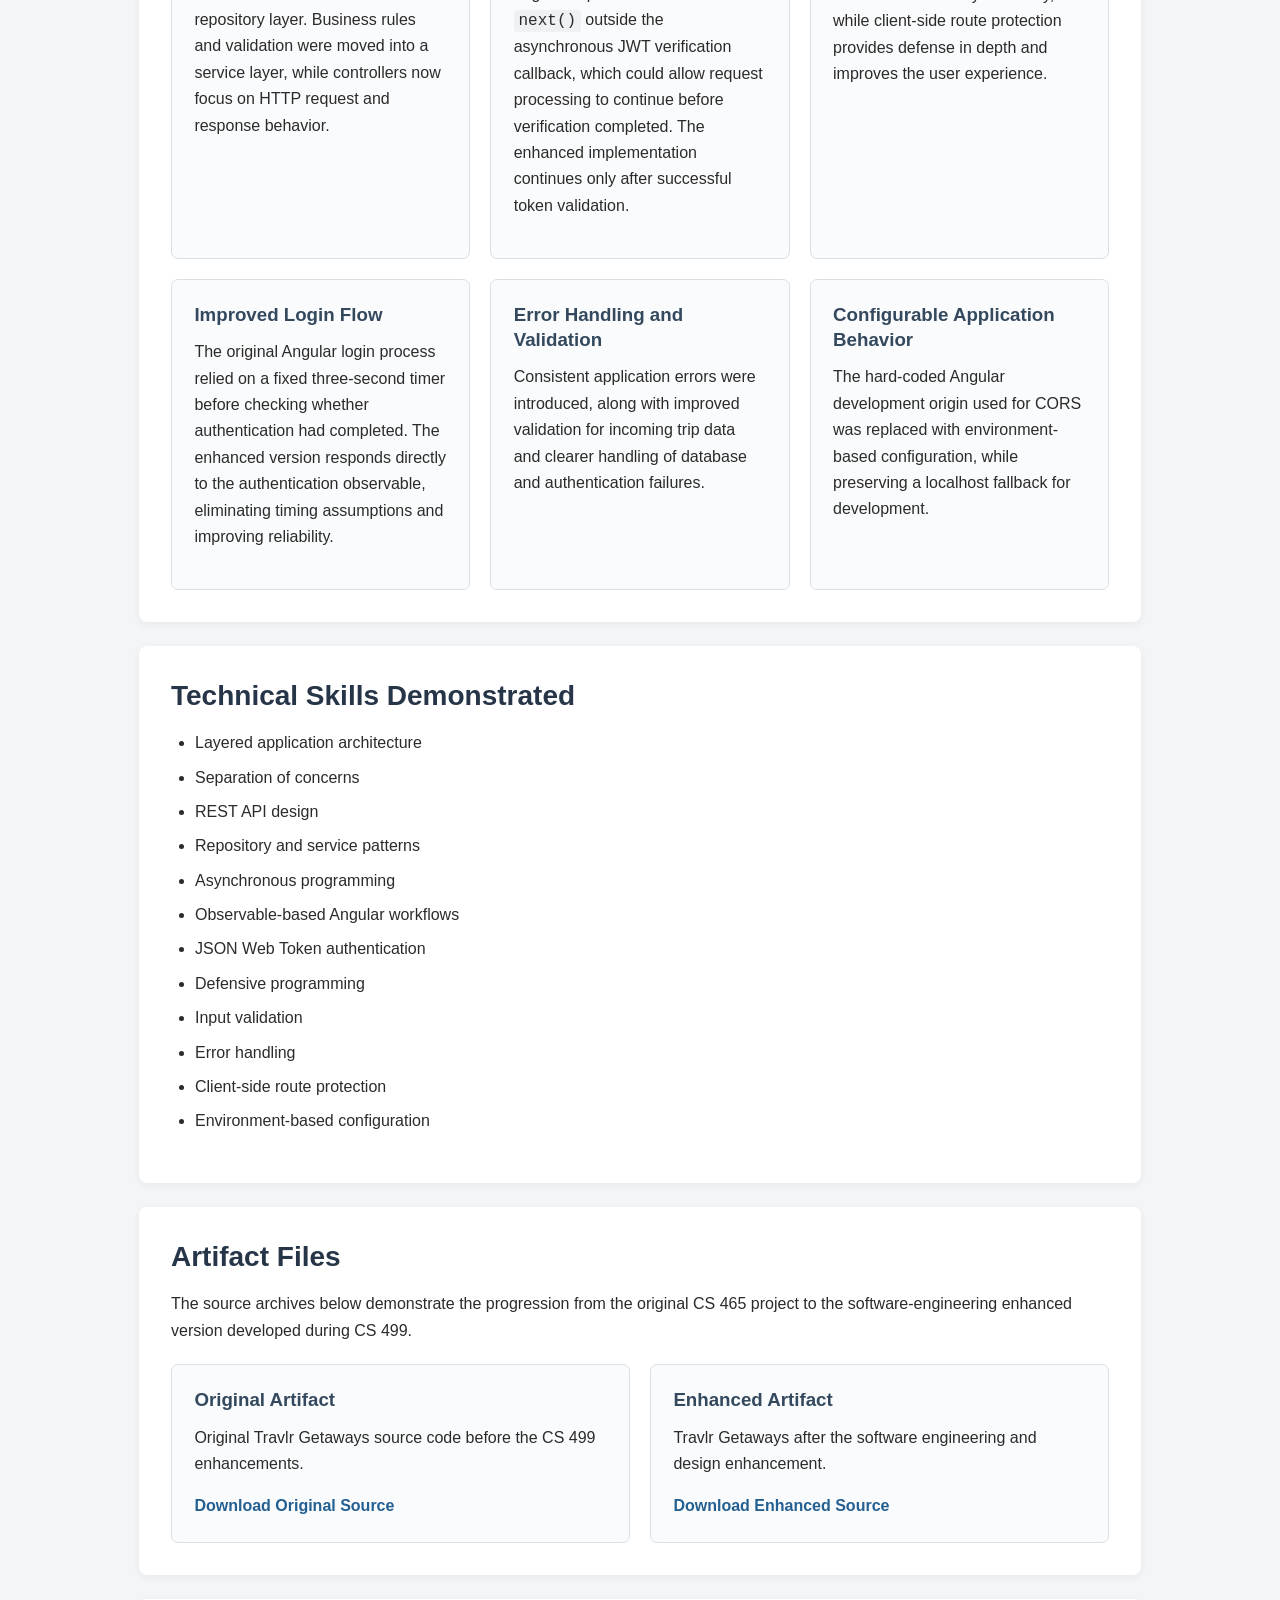
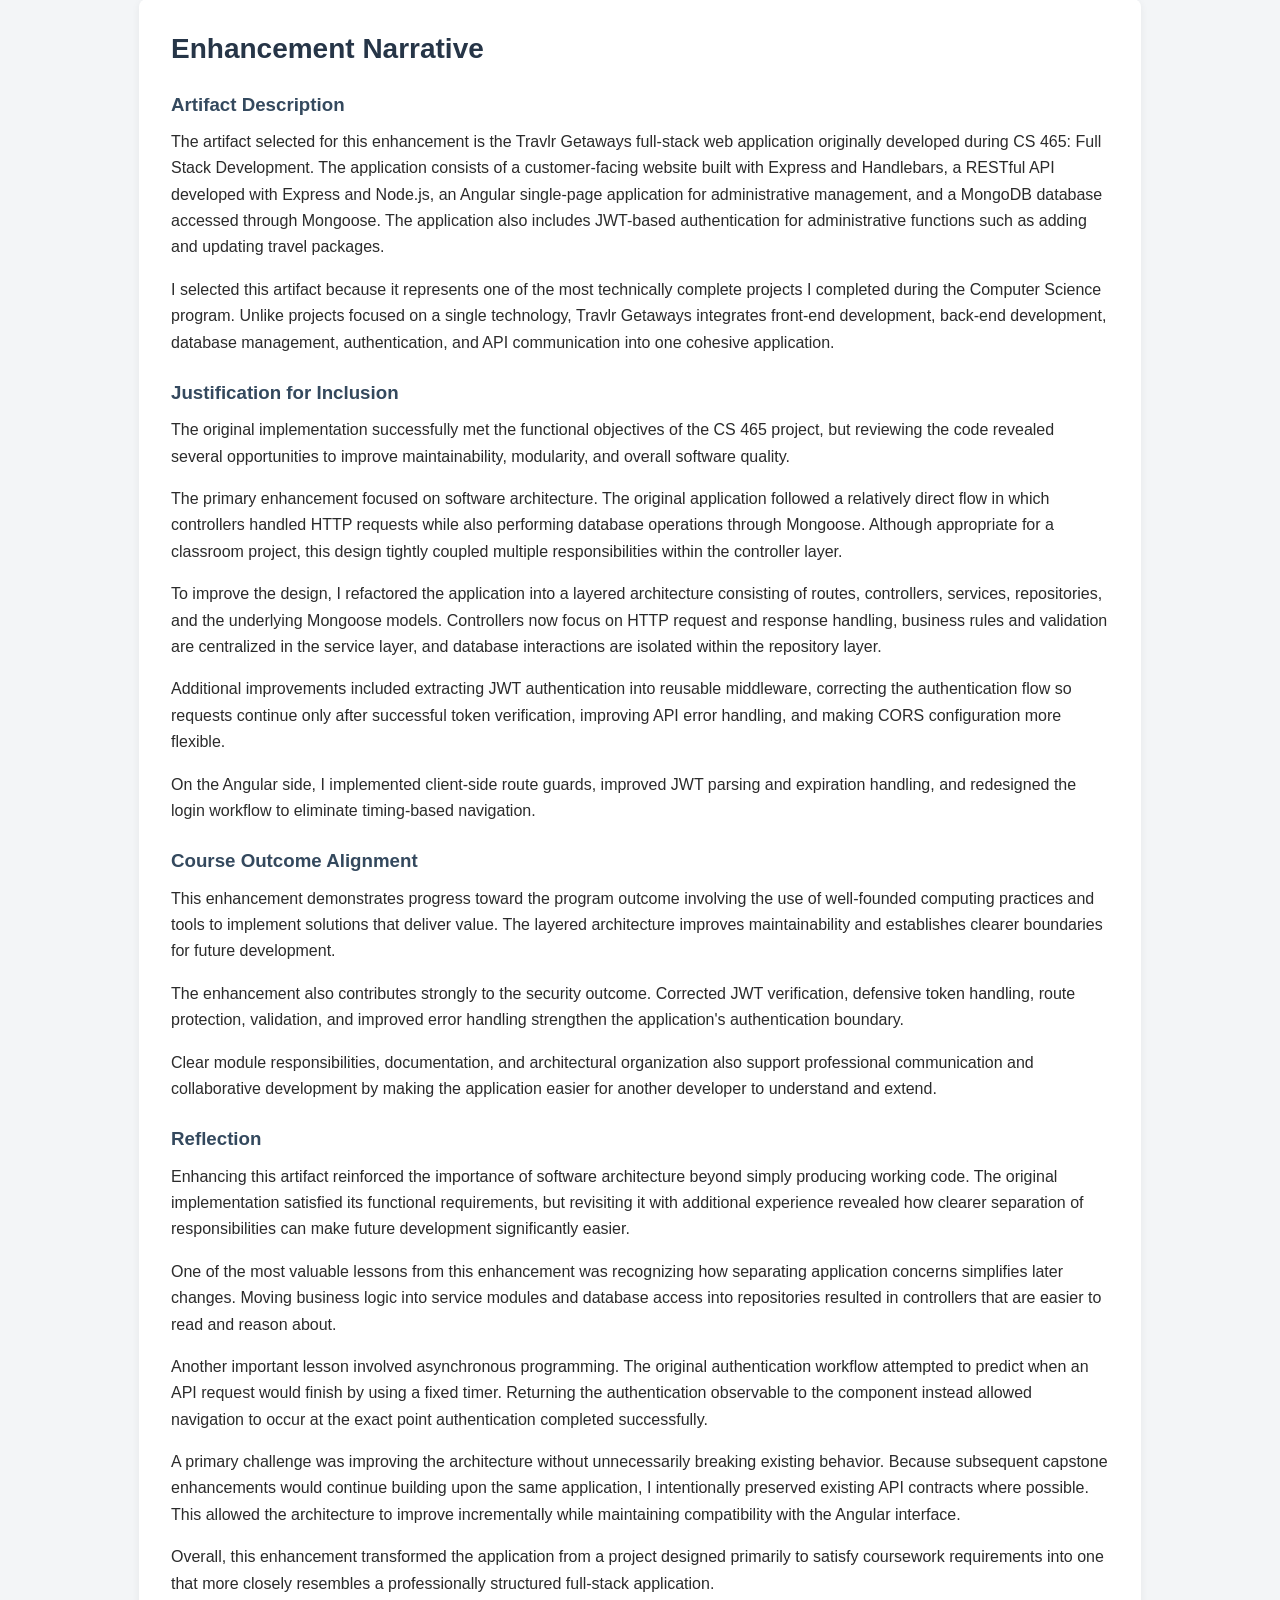
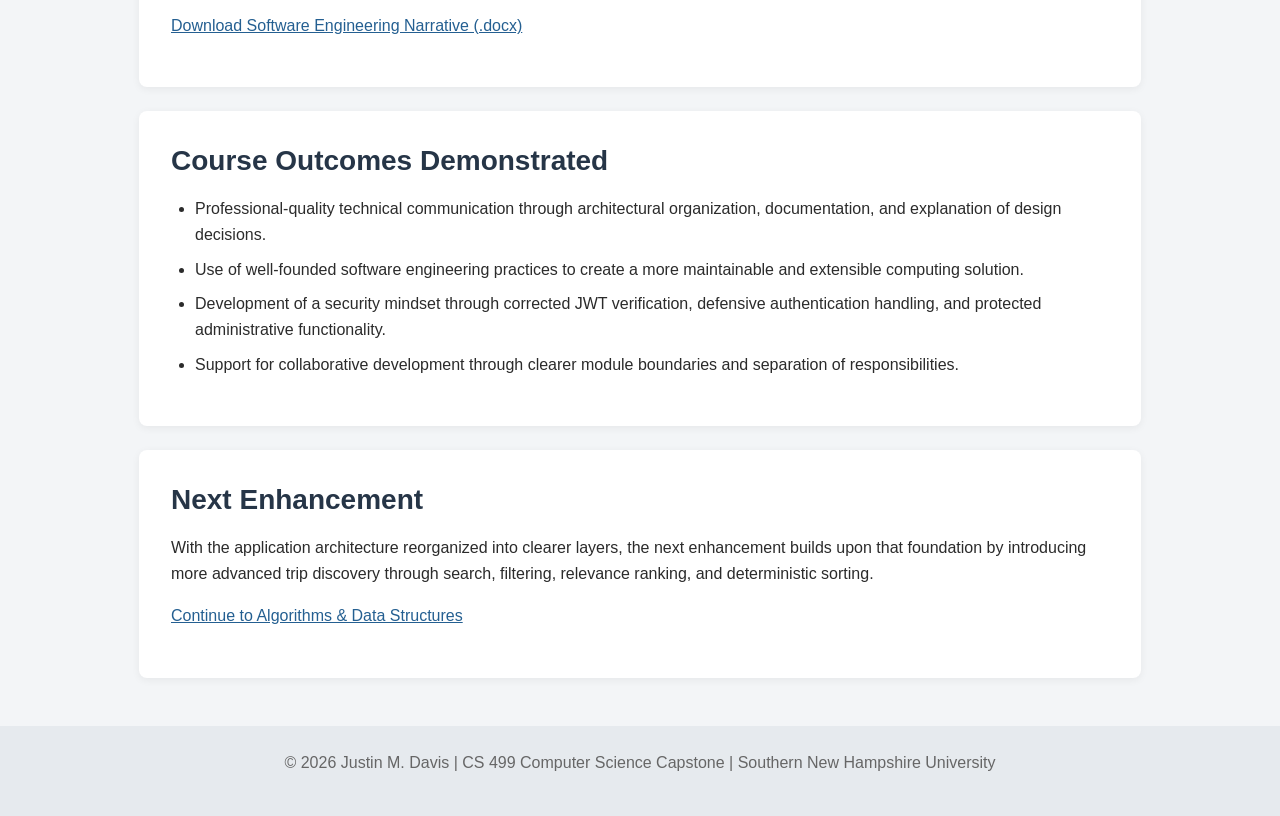
<file: software-engineering.html>
<!DOCTYPE html>
<html lang="en">
<head>
    <meta charset="UTF-8">
    <meta name="viewport" content="width=device-width, initial-scale=1.0">
    <meta
        name="description"
        content="Software engineering and design enhancement of the Travlr Getaways full-stack application for the CS 499 Computer Science Capstone."
    >
    <title>Software Engineering | Justin M. Davis</title>
    <link rel="stylesheet" href="style.css">
</head>

<body>
    <header>
        <h1>Justin M. Davis</h1>
        <p>Computer Science ePortfolio</p>
    </header>

    <nav aria-label="Main navigation">
        <a href="index.html">Home</a>
        <a href="code-review.html">Code Review</a>
        <a href="software-engineering.html" aria-current="page">
            Software Engineering
        </a>
        <a href="algorithms.html">Algorithms &amp; Data Structures</a>
        <a href="databases.html">Databases</a>
    </nav>

    <main>
        <section>
            <h2>Software Engineering and Design</h2>

            <p>
                The first enhancement to the
                <strong>Travlr Getaways</strong> application focuses on
                software architecture, maintainability, defensive programming,
                authentication, and separation of concerns.
            </p>

            <p>
                Travlr Getaways was originally created for
                <strong>CS 465: Full Stack Development</strong>. The
                application combines an Express and Node.js backend, MongoDB
                persistence through Mongoose, an Angular administrative
                interface, server-rendered customer pages, RESTful API
                communication, and JSON Web Token authentication.
            </p>

            <p>
                The original implementation successfully met the functional
                requirements of the course project, but the capstone code
                review identified several opportunities to improve the
                internal structure and security of the application.
            </p>
        </section>

        <section>
            <h2>Enhancement Overview</h2>

            <p>
                The primary goal of this enhancement was to replace a
                controller-centric backend design with a more clearly layered
                architecture.
            </p>

            <div class="architecture-comparison">
                <article>
                    <h3>Original Architecture</h3>

                    <pre><code>Route
  ↓
Controller
  ↓
Mongoose Model
  ↓
MongoDB</code></pre>

                    <p>
                        In the original application, controllers handled HTTP
                        requests and responses while also directly performing
                        database operations. This worked for a small project,
                        but it increased coupling and placed multiple
                        responsibilities in the same modules.
                    </p>
                </article>

                <article>
                    <h3>Enhanced Architecture</h3>

                    <pre><code>Route
  ↓
Controller
  ↓
Service
  ↓
Repository
  ↓
Mongoose Model
  ↓
MongoDB</code></pre>

                    <p>
                        The enhanced architecture separates HTTP handling,
                        application rules, validation, and database access into
                        distinct layers. This makes the application easier to
                        understand, maintain, test, and extend.
                    </p>
                </article>
            </div>
        </section>

        <section>
            <h2>Key Improvements</h2>

            <div class="portfolio-links">
                <article>
                    <h3>Layered Backend Architecture</h3>

                    <p>
                        Direct Mongoose queries were removed from the trip
                        controllers and moved into a dedicated repository
                        layer. Business rules and validation were moved into a
                        service layer, while controllers now focus on HTTP
                        request and response behavior.
                    </p>
                </article>

                <article>
                    <h3>JWT Authentication Middleware</h3>

                    <p>
                        Authentication logic was extracted into reusable
                        middleware. The original implementation called
                        <code>next()</code> outside the asynchronous JWT
                        verification callback, which could allow request
                        processing to continue before verification completed.
                        The enhanced implementation continues only after
                        successful token validation.
                    </p>
                </article>

                <article>
                    <h3>Angular Route Protection</h3>

                    <p>
                        Administrative Angular routes were protected with a
                        route guard. The Express API remains the authoritative
                        security boundary, while client-side route protection
                        provides defense in depth and improves the user
                        experience.
                    </p>
                </article>

                <article>
                    <h3>Improved Login Flow</h3>

                    <p>
                        The original Angular login process relied on a fixed
                        three-second timer before checking whether
                        authentication had completed. The enhanced version
                        responds directly to the authentication observable,
                        eliminating timing assumptions and improving
                        reliability.
                    </p>
                </article>

                <article>
                    <h3>Error Handling and Validation</h3>

                    <p>
                        Consistent application errors were introduced, along
                        with improved validation for incoming trip data and
                        clearer handling of database and authentication
                        failures.
                    </p>
                </article>

                <article>
                    <h3>Configurable Application Behavior</h3>

                    <p>
                        The hard-coded Angular development origin used for
                        CORS was replaced with environment-based
                        configuration, while preserving a localhost fallback
                        for development.
                    </p>
                </article>
            </div>
        </section>

        <section>
            <h2>Technical Skills Demonstrated</h2>

            <ul>
                <li>Layered application architecture</li>
                <li>Separation of concerns</li>
                <li>REST API design</li>
                <li>Repository and service patterns</li>
                <li>Asynchronous programming</li>
                <li>Observable-based Angular workflows</li>
                <li>JSON Web Token authentication</li>
                <li>Defensive programming</li>
                <li>Input validation</li>
                <li>Error handling</li>
                <li>Client-side route protection</li>
                <li>Environment-based configuration</li>
            </ul>
        </section>

        <section>
            <h2>Artifact Files</h2>

            <p>
                The source archives below demonstrate the progression from the
                original CS 465 project to the software-engineering enhanced
                version developed during CS 499.
            </p>

            <div class="artifact-links">
                <article>
                    <h3>Original Artifact</h3>

                    <p>
                        Original Travlr Getaways source code before the CS 499
                        enhancements.
                    </p>

                    <!-- Update the href to match the final repository path. -->
                    <a href="artifacts/original/CS465_Travlr_Getaways_Original.zip">
                        Download Original Source
                    </a>
                </article>

                <article>
                    <h3>Enhanced Artifact</h3>

                    <p>
                        Travlr Getaways after the software engineering and
                        design enhancement.
                    </p>

                    <!-- Update the href to match the final repository path. -->
                    <a href="artifacts/software-engineering/Travlr_Getaways_Software_Engineering.zip">
                        Download Enhanced Source
                    </a>
                </article>
            </div>
        </section>

        <section>
            <h2>Enhancement Narrative</h2>

            <h3>Artifact Description</h3>

            <p>
                The artifact selected for this enhancement is the Travlr
                Getaways full-stack web application originally developed
                during CS 465: Full Stack Development. The application
                consists of a customer-facing website built with Express and
                Handlebars, a RESTful API developed with Express and Node.js,
                an Angular single-page application for administrative
                management, and a MongoDB database accessed through Mongoose.
                The application also includes JWT-based authentication for
                administrative functions such as adding and updating travel
                packages.
            </p>

            <p>
                I selected this artifact because it represents one of the most
                technically complete projects I completed during the Computer
                Science program. Unlike projects focused on a single
                technology, Travlr Getaways integrates front-end development,
                back-end development, database management, authentication, and
                API communication into one cohesive application.
            </p>

            <h3>Justification for Inclusion</h3>

            <p>
                The original implementation successfully met the functional
                objectives of the CS 465 project, but reviewing the code
                revealed several opportunities to improve maintainability,
                modularity, and overall software quality.
            </p>

            <p>
                The primary enhancement focused on software architecture. The
                original application followed a relatively direct flow in
                which controllers handled HTTP requests while also performing
                database operations through Mongoose. Although appropriate for
                a classroom project, this design tightly coupled multiple
                responsibilities within the controller layer.
            </p>

            <p>
                To improve the design, I refactored the application into a
                layered architecture consisting of routes, controllers,
                services, repositories, and the underlying Mongoose models.
                Controllers now focus on HTTP request and response handling,
                business rules and validation are centralized in the service
                layer, and database interactions are isolated within the
                repository layer.
            </p>

            <p>
                Additional improvements included extracting JWT
                authentication into reusable middleware, correcting the
                authentication flow so requests continue only after successful
                token verification, improving API error handling, and making
                CORS configuration more flexible.
            </p>

            <p>
                On the Angular side, I implemented client-side route guards,
                improved JWT parsing and expiration handling, and redesigned
                the login workflow to eliminate timing-based navigation.
            </p>

            <h3>Course Outcome Alignment</h3>

            <p>
                This enhancement demonstrates progress toward the program
                outcome involving the use of well-founded computing practices
                and tools to implement solutions that deliver value. The
                layered architecture improves maintainability and establishes
                clearer boundaries for future development.
            </p>

            <p>
                The enhancement also contributes strongly to the security
                outcome. Corrected JWT verification, defensive token handling,
                route protection, validation, and improved error handling
                strengthen the application's authentication boundary.
            </p>

            <p>
                Clear module responsibilities, documentation, and architectural
                organization also support professional communication and
                collaborative development by making the application easier for
                another developer to understand and extend.
            </p>

            <h3>Reflection</h3>

            <p>
                Enhancing this artifact reinforced the importance of software
                architecture beyond simply producing working code. The
                original implementation satisfied its functional requirements,
                but revisiting it with additional experience revealed how
                clearer separation of responsibilities can make future
                development significantly easier.
            </p>

            <p>
                One of the most valuable lessons from this enhancement was
                recognizing how separating application concerns simplifies
                later changes. Moving business logic into service modules and
                database access into repositories resulted in controllers that
                are easier to read and reason about.
            </p>

            <p>
                Another important lesson involved asynchronous programming. The
                original authentication workflow attempted to predict when an
                API request would finish by using a fixed timer. Returning the
                authentication observable to the component instead allowed
                navigation to occur at the exact point authentication
                completed successfully.
            </p>

            <p>
                A primary challenge was improving the architecture without
                unnecessarily breaking existing behavior. Because subsequent
                capstone enhancements would continue building upon the same
                application, I intentionally preserved existing API contracts
                where possible. This allowed the architecture to improve
                incrementally while maintaining compatibility with the Angular
                interface.
            </p>

            <p>
                Overall, this enhancement transformed the application from a
                project designed primarily to satisfy coursework requirements
                into one that more closely resembles a professionally
                structured full-stack application.
            </p>

            <p>
                <!-- Update this href to match the final repository path. -->
                <a href="documents/Software_Engineering_Narrative.docx">
                    Download Software Engineering Narrative (.docx)
                </a>
            </p>
        </section>

        <section>
            <h2>Course Outcomes Demonstrated</h2>

            <ul>
                <li>
                    Professional-quality technical communication through
                    architectural organization, documentation, and explanation
                    of design decisions.
                </li>

                <li>
                    Use of well-founded software engineering practices to
                    create a more maintainable and extensible computing
                    solution.
                </li>

                <li>
                    Development of a security mindset through corrected JWT
                    verification, defensive authentication handling, and
                    protected administrative functionality.
                </li>

                <li>
                    Support for collaborative development through clearer
                    module boundaries and separation of responsibilities.
                </li>
            </ul>
        </section>

        <section>
            <h2>Next Enhancement</h2>

            <p>
                With the application architecture reorganized into clearer
                layers, the next enhancement builds upon that foundation by
                introducing more advanced trip discovery through search,
                filtering, relevance ranking, and deterministic sorting.
            </p>

            <p>
                <a href="algorithms.html">
                    Continue to Algorithms &amp; Data Structures
                </a>
            </p>
        </section>
    </main>

    <footer>
        <p>
            &copy; 2026 Justin M. Davis |
            CS 499 Computer Science Capstone |
            Southern New Hampshire University
        </p>
    </footer>
</body>
</html>
</file>
<file: style.css>
* {
    box-sizing: border-box;
}

html {
    scroll-behavior: smooth;
}

body {
    margin: 0;
    font-family: Arial, Helvetica, sans-serif;
    line-height: 1.65;
    color: #2b2b2b;
    background-color: #f3f5f7;
}

/* Header */

header {
    padding: 3rem 1.5rem;
    text-align: center;
    background-color: #263547;
    color: white;
}

header h1 {
    margin: 0;
    font-size: 2.6rem;
    line-height: 1.2;
}

header p {
    margin: 0.5rem 0 0;
    font-size: 1.2rem;
    color: #dbe4ec;
}

/* Navigation */

nav {
    display: flex;
    justify-content: center;
    flex-wrap: wrap;
    background-color: #182330;
    border-bottom: 3px solid #3f7cac;
}

nav a {
    padding: 1rem 1.25rem;
    color: white;
    text-decoration: none;
    transition:
        background-color 0.2s ease,
        color 0.2s ease;
}

nav a:hover,
nav a:focus {
    background-color: #34495e;
}

nav a[aria-current="page"] {
    background-color: #3f7cac;
    font-weight: bold;
}

/* Main layout */

main {
    max-width: 1050px;
    margin: 2rem auto;
    padding: 0 1.5rem;
}

section {
    margin-bottom: 1.5rem;
    padding: 2rem;
    background-color: white;
    border-radius: 8px;
    box-shadow: 0 2px 8px rgba(0, 0, 0, 0.06);
}

section:last-child {
    margin-bottom: 0;
}

/* Typography */

h2 {
    margin-top: 0;
    margin-bottom: 1rem;
    color: #263547;
    font-size: 1.75rem;
    line-height: 1.3;
}

h3 {
    margin-top: 1.5rem;
    margin-bottom: 0.75rem;
    color: #34495e;
    line-height: 1.35;
}

p {
    margin-top: 0;
    margin-bottom: 1rem;
}

a {
    color: #245f91;
}

a:hover,
a:focus {
    color: #163d5e;
}

/* Lists */

ul,
ol {
    padding-left: 1.5rem;
}

li {
    margin-bottom: 0.5rem;
}

.outcomes li {
    margin-bottom: 1rem;
}

/* Code and diagrams */

pre {
    overflow-x: auto;
    padding: 1.25rem;
    border-radius: 6px;
    background-color: #eef2f5;
    border-left: 4px solid #3f7cac;
    line-height: 1.45;
}

code {
    font-family: Consolas, Monaco, "Courier New", monospace;
}

p code,
li code {
    padding: 0.1rem 0.3rem;
    border-radius: 3px;
    background-color: #eef2f5;
}

/* Card/grid layouts */

.portfolio-links,
.enhancement-flow,
.architecture-comparison,
.artifact-links {
    display: grid;
    gap: 1.25rem;
    margin-top: 1.25rem;
}

.portfolio-links {
    grid-template-columns:
        repeat(auto-fit, minmax(220px, 1fr));
}

.enhancement-flow {
    grid-template-columns:
        repeat(auto-fit, minmax(250px, 1fr));
}

.architecture-comparison {
    grid-template-columns:
        repeat(auto-fit, minmax(300px, 1fr));
}

.artifact-links {
    grid-template-columns:
        repeat(auto-fit, minmax(280px, 1fr));
}

.portfolio-links article,
.enhancement-flow article,
.architecture-comparison article,
.artifact-links article {
    padding: 1.4rem;
    border: 1px solid #d9e0e6;
    border-radius: 7px;
    background-color: #fafbfc;
}

.portfolio-links article h3,
.enhancement-flow article h3,
.architecture-comparison article h3,
.artifact-links article h3 {
    margin-top: 0;
}

/* Callout notes */

.artifact-note {
    padding: 1rem 1.25rem;
    border-left: 4px solid #3f7cac;
    background-color: #eef5fa;
}

.document-link {
    margin-top: 1.5rem;
    padding-top: 1rem;
    border-top: 1px solid #d9e0e6;
}

/* Links intended as actions */

.artifact-links a,
.portfolio-links a,
.enhancement-flow a,
.document-link a {
    display: inline-block;
    font-weight: bold;
    text-decoration: none;
}

.artifact-links a:hover,
.artifact-links a:focus,
.portfolio-links a:hover,
.portfolio-links a:focus,
.enhancement-flow a:hover,
.enhancement-flow a:focus,
.document-link a:hover,
.document-link a:focus {
    text-decoration: underline;
}

/* Video */

.video-container {
    position: relative;
    width: 100%;
    padding-top: 56.25%;
    overflow: hidden;
    border-radius: 8px;
    background-color: #000;
}

.video-container iframe {
    position: absolute;
    inset: 0;
    width: 100%;
    height: 100%;
    border: 0;
}

/* Intro/self-assessment */

.intro h3 {
    padding-top: 0.5rem;
    border-bottom: 1px solid #e2e7eb;
    padding-bottom: 0.35rem;
}

/* Footer */

footer {
    margin-top: 3rem;
    padding: 1.5rem;
    text-align: center;
    color: #666;
    background-color: #e6eaee;
}

/* Responsive adjustments */

@media (max-width: 700px) {
    header {
        padding: 2rem 1rem;
    }

    header h1 {
        font-size: 2rem;
    }

    nav {
        flex-direction: column;
        text-align: center;
    }

    nav a {
        padding: 0.8rem 1rem;
    }

    main {
        margin: 1rem auto;
        padding: 0 0.75rem;
    }

    section {
        padding: 1.25rem;
    }

    .architecture-comparison,
    .artifact-links,
    .enhancement-flow,
    .portfolio-links {
        grid-template-columns: 1fr;
    }
}
</file>
